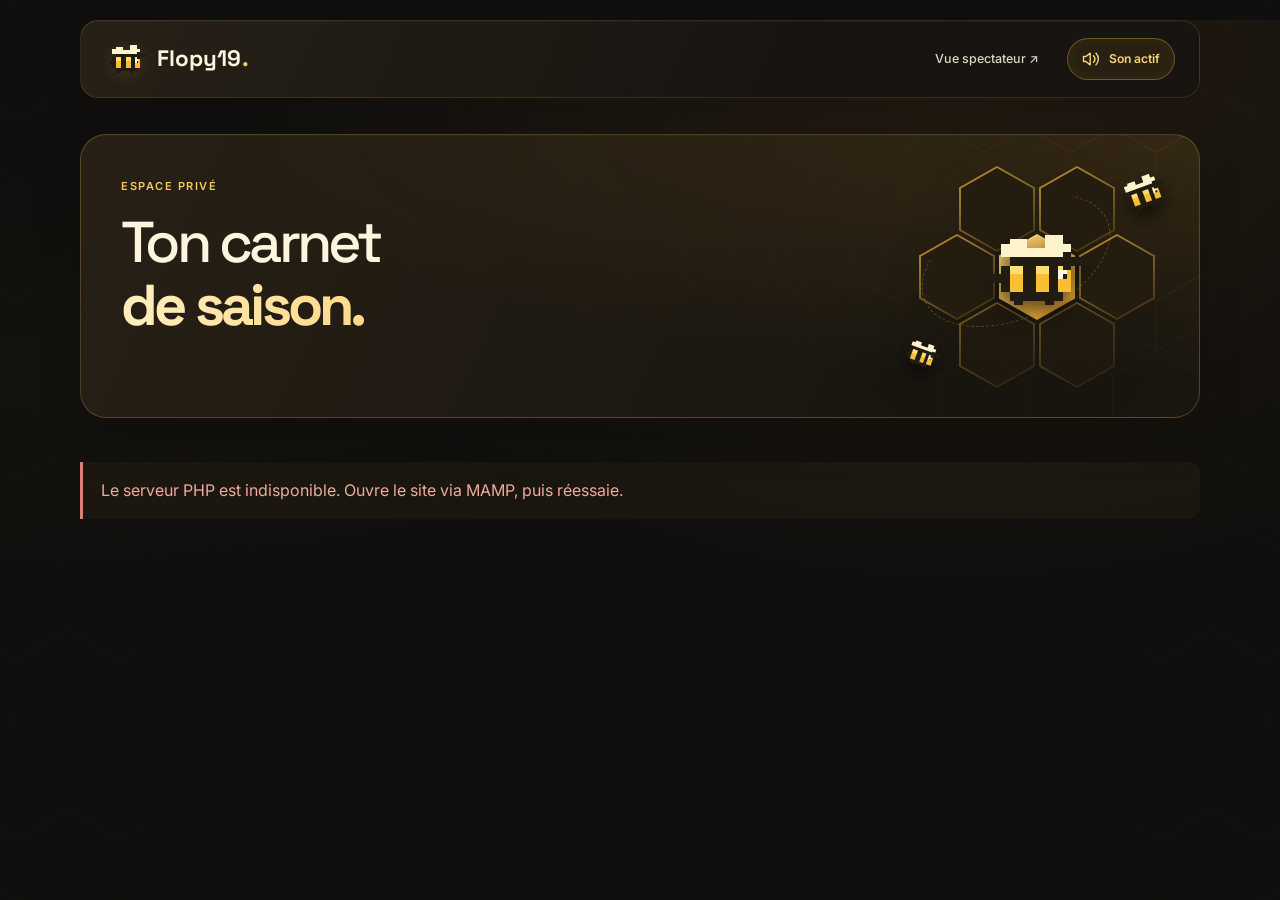
<file: admin.html>
<!doctype html>
<html lang="fr">
  <head>
    <link rel="icon" type="image/svg+xml" href="assets/images/bee.svg?v=69426dcba7f0d919" />
    <meta charset="utf-8" />
    <meta name="viewport" content="width=device-width, initial-scale=1" />
    <meta name="robots" content="noindex,nofollow" />
    <title>Espace Flopy19 | Le confessional de la ruche</title>
    <link rel="stylesheet" href="style.css?v=69426dcba7f0d919" />
    <link rel="stylesheet" href="episodes.css?v=69426dcba7f0d919" />
    <link rel="stylesheet" href="bee-theme.css?v=69426dcba7f0d919" />
    <link rel="stylesheet" href="site-audio.css?v=69426dcba7f0d919" />
    <link
      href="https://fonts.googleapis.com/css2?family=Space+Grotesk:wght@400;500;600;700&family=Inter:wght@400;500;600;700&display=swap"
      rel="stylesheet"
    />
  </head>
  <body>
    <div class="bee-ambient" aria-hidden="true">
      <span></span><span></span><span></span><span></span>
    </div>
    <nav class="site-nav container" aria-label="Navigation principale">
      <a class="brand" href="index.html"
        ><img
          src="assets/images/bee.svg?v=69426dcba7f0d919"
          width="42"
          height="36"
          alt=""
        />Flopy19<span>.</span></a
      ><a href="episodes.html">Vue spectateur ↗</a>
    </nav>
    <main class="container journal">
      <header class="journal-heading">
        <p class="eyebrow">Espace privé</p>
        <h1>Ton carnet <span>de saison.</span></h1>
        <div class="hive-ornament" aria-hidden="true">
          <span class="hive-cell"></span><span class="hive-cell"></span
          ><span class="hive-cell"></span><span class="hive-cell"></span
          ><span class="hive-cell"></span><span class="hive-cell"></span
          ><span class="hive-cell"></span><span class="hive-trail"></span
          ><span class="hive-bee"></span
          ><span class="hive-bee hive-bee--small"></span
          ><span class="hive-bee hive-bee--tiny"></span>
        </div>
      </header>
      <p id="admin-status" class="notice" role="status">Connexion au carnet…</p>
      <form id="login-form" class="admin-auth" hidden>
        <h2>Connexion</h2>
        <label for="password">Mot de passe</label
        ><input
          id="password"
          type="password"
          autocomplete="current-password"
          required
          maxlength="512"
        /><button class="btn" type="submit">Ouvrir mon carnet</button>
      </form>
      <div id="admin-app" hidden>
        <div class="toolbar">
          <button class="btn" id="new-episode" type="button">
            + Nouvel épisode</button
          ><button class="btn btn-secondary" id="copy-episode" type="button">
            Reprendre les joueurs</button
          ><button class="btn btn-secondary" id="logout" type="button">
            Déconnexion
          </button>
        </div>
        <div class="editor-grid">
          <aside class="editor-sidebar">
            <label for="admin-picker">Mes épisodes</label
            ><select
              id="admin-picker"
              size="7"
              aria-label="Mes épisodes"
            ></select>
          </aside>
          <form id="episode-form">
            <p class="episode-state" id="episode-state"></p>
            <section class="editor-card">
              <h3>01 / L’épisode</h3>
              <div class="editor-row">
                <div class="field">
                  <label for="episode-number">Numéro</label
                  ><input
                    id="episode-number"
                    type="number"
                    min="1"
                    max="999"
                    required
                  />
                </div>
                <div class="field">
                  <label for="episode-title">Titre</label
                  ><input
                    id="episode-title"
                    maxlength="160"
                    required
                    placeholder="Le calme avant l’essaim"
                  />
                </div>
              </div>
              <div class="field">
                <label for="episode-summary">Introduction (facultatif)</label
                ><textarea
                  id="episode-summary"
                  maxlength="4000"
                  placeholder="Quelques mots pour poser le contexte…"
                ></textarea>
              </div>
            </section>
            <section class="editor-card">
              <h3>02 / Le confessional</h3>
              <div id="question-editor"></div>
              <button
                id="add-question"
                type="button"
                class="btn btn-secondary btn-small"
              >
                + Ajouter une question
              </button>
            </section>
            <section class="editor-card">
              <h3>03 / Le classement de confiance</h3>
              <div class="toolbar">
                <button
                  id="copy-previous-ranking"
                  type="button"
                  class="btn btn-secondary"
                >
                  Reprendre le classement de l’épisode précédent
                </button>
                <button
                  id="add-roster"
                  type="button"
                  class="btn btn-secondary btn-small"
                >
                  Ajouter les joueurs manquants
                </button>
              </div>
              <div id="people-editor"></div>
              <button
                id="add-person"
                type="button"
                class="btn btn-secondary btn-small"
              >
                + Ajouter une personne
              </button>
            </section>
            <section class="editor-card">
              <h3>04 / Images</h3>
              <label for="episode-images">Ajouter des images</label>
              <input
                id="episode-images"
                type="file"
                accept="image/jpeg,image/png,image/webp,image/gif"
                multiple
              />
              <p class="field-help">
                JPG, PNG, WebP, GIF · 8 Mo par image · 20 maximum
              </p>
              <p id="image-upload-status" role="status"></p>
              <div id="image-editor" class="image-editor"></div>
            </section>
            <div class="save-bar">
              <p id="save-state">Aucune modification.</p>
              <button type="submit" class="btn btn-secondary">
                Enregistrer le brouillon</button
              ><button
                type="button"
                class="btn btn-secondary"
                id="preview-button"
              >
                Aperçu</button
              ><button type="button" class="btn" id="publish-button">
                Publier</button
              ><button
                type="button"
                class="btn btn-danger"
                id="unpublish-button"
                hidden
              >
                Retirer du public
              </button>
            </div>
            <section
              id="preview"
              class="preview-panel"
              aria-label="Aperçu spectateur"
              hidden
            >
              <p class="eyebrow">Aperçu privé · Non publié</p>
              <div id="preview-content"></div>
            </section>
          </form>
        </div>
      </div>
      <noscript>Active JavaScript pour utiliser le carnet.</noscript>
    </main>
    <script type="module" src="admin.js?v=69426dcba7f0d919"></script>
  </body>
</html>
</file>
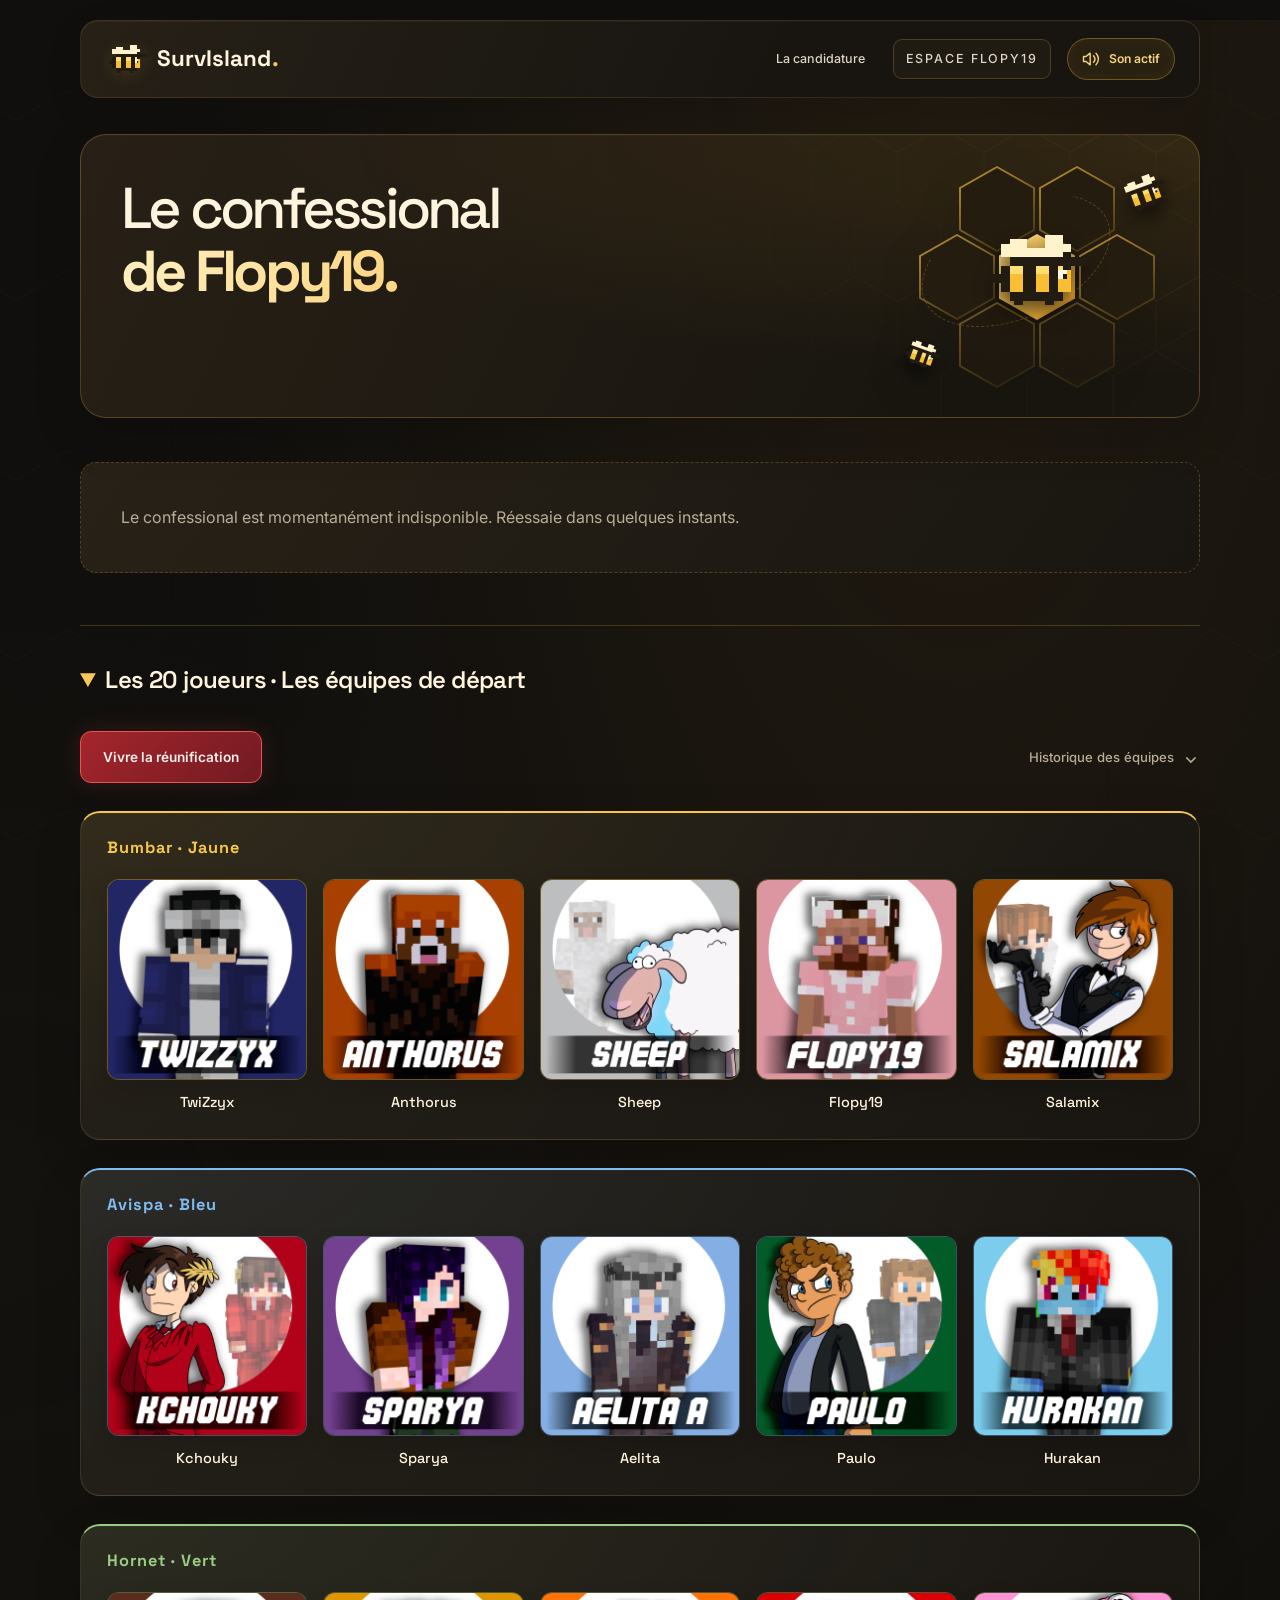
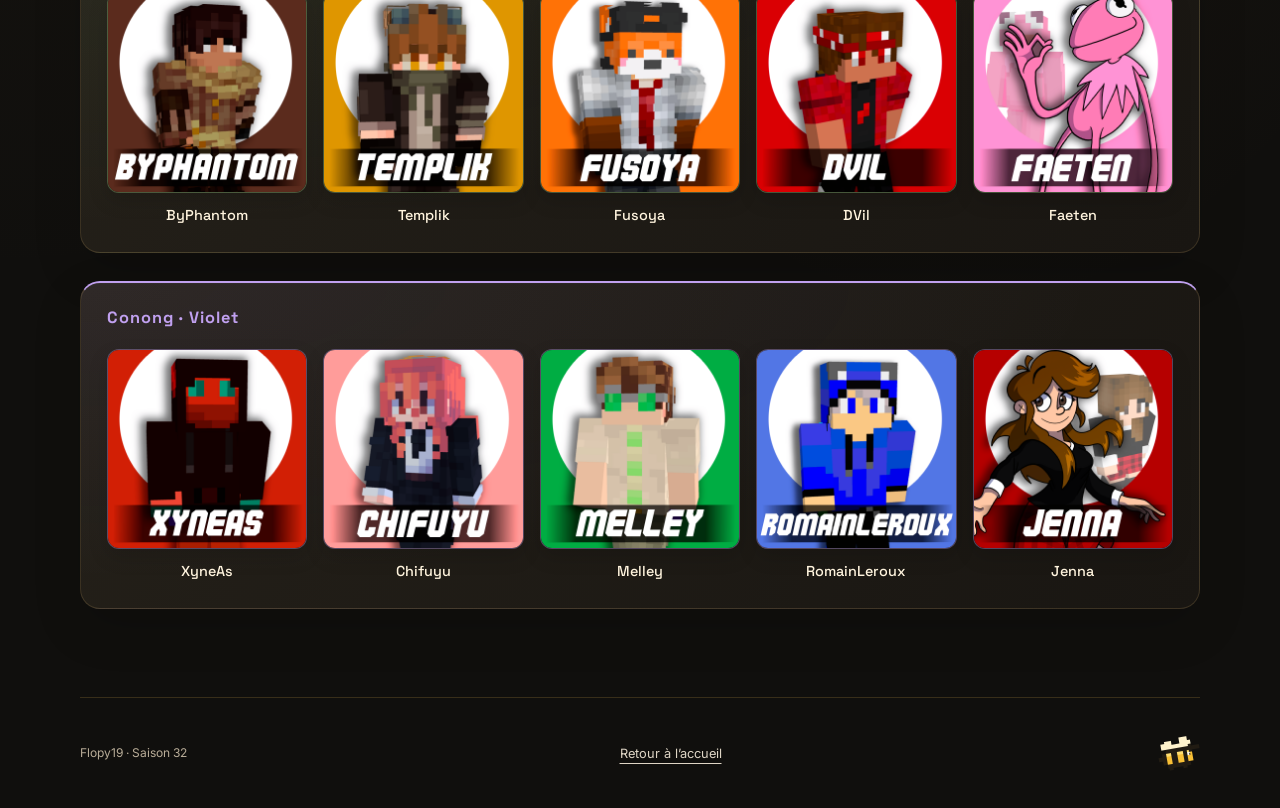
<file: episodes.html>
<!doctype html>
<html lang="fr">
  <head>
    <link rel="icon" type="image/svg+xml" href="assets/images/bee.svg?v=69426dcba7f0d919" />
    <meta charset="utf-8" />
    <meta name="viewport" content="width=device-width, initial-scale=1" />
    <title>Le confessional de la ruche | Flopy19</title>
    <meta
      name="description"
      content="Les réponses de Flopy19 et son classement de confiance, épisode après épisode sur SurvIsland."
    />
    <link rel="stylesheet" href="style.css?v=69426dcba7f0d919" />
    <link rel="stylesheet" href="episodes.css?v=69426dcba7f0d919" />
    <link rel="stylesheet" href="bee-theme.css?v=69426dcba7f0d919" />
    <link rel="stylesheet" href="site-audio.css?v=69426dcba7f0d919" />
    <link rel="stylesheet" href="swap-scene.css?v=69426dcba7f0d919" />
    <link
      href="https://fonts.googleapis.com/css2?family=Space+Grotesk:wght@400;500;600;700&family=Inter:wght@400;500;600;700&display=swap"
      rel="stylesheet"
    />
  </head>
  <body>
    <div class="bee-ambient" aria-hidden="true">
      <span></span><span></span><span></span><span></span>
    </div>
    <nav class="site-nav container" aria-label="Navigation principale">
      <a class="brand" href="index.html"
        ><img
          src="assets/images/bee.svg?v=69426dcba7f0d919"
          width="42"
          height="36"
          alt=""
        />SurvIsland<span>.</span></a
      ><a href="index.html#dossier">La candidature</a
      ><a class="season-tag" href="admin.html">Espace Flopy19</a>
    </nav>
    <main class="container journal">
      <header class="journal-heading">
        <h1>Le confessional <span>de Flopy19.</span></h1>
        <div class="hive-ornament" aria-hidden="true">
          <span class="hive-cell"></span><span class="hive-cell"></span
          ><span class="hive-cell"></span><span class="hive-cell"></span
          ><span class="hive-cell"></span><span class="hive-cell"></span
          ><span class="hive-cell"></span><span class="hive-trail"></span
          ><span class="hive-bee"></span
          ><span class="hive-bee hive-bee--small"></span
          ><span class="hive-bee hive-bee--tiny"></span>
        </div>
      </header>
      <p id="viewer-status" role="status">Chargement des épisodes…</p>
      <div class="journal-layout" id="journal-layout" hidden>
        <aside>
          <nav aria-label="Choisir un épisode">
            <p class="episode-list-heading">Choisir un épisode</p>
            <ul id="episode-list" class="episode-list"></ul>
          </nav>
        </aside>
        <div id="episode-view"></div>
      </div>
      <details class="season-roster" open>
        <summary>Les 20 joueurs · Les équipes de départ</summary>
        <div id="season-roster"></div>
      </details>
      <noscript><p>Active JavaScript pour consulter les épisodes.</p></noscript>
    </main>
    <footer class="site-footer container">
      <p>Flopy19 · Saison 32</p>
      <a href="index.html">Retour à l’accueil</a>
    </footer>
    <script type="module" src="episodes.js?v=69426dcba7f0d919"></script>
  </body>
</html>
</file>
<file: style.css>
﻿:root {
  color-scheme: dark;
  --bg: #17150f;
  --panel: #211e16;
  --honey: #f5bd41;
  --cream: #fff2d3;
  --text: #e1d8c4;
  --muted: #b6aa91;
  --line: #4b4027;
  --radius: 16px;
}
* {
  box-sizing: border-box;
}
html {
  scroll-behavior: smooth;
  scroll-padding-top: 28px;
  background: var(--bg);
}
body {
  margin: 0;
  min-width: 320px;
  color: var(--text);
  font-family: "Inter", sans-serif;
  line-height: 1.8;
  background: var(--bg);
}
body::after {
  content: "";
  position: fixed;
  top: 0;
  left: 0;
  width: calc(var(--scroll-progress, 0) * 1%);
  height: 3px;
  z-index: 40;
  background: var(--honey);
}
::selection {
  background: var(--honey);
  color: var(--bg);
}
a {
  color: inherit;
}
:focus-visible {
  outline: 3px solid var(--honey);
  outline-offset: 6px;
}
.container {
  width: min(1120px, calc(100% - 64px));
  margin-inline: auto;
}
.skip-link {
  position: fixed;
  top: 8px;
  left: 16px;
  z-index: 50;
  padding: 12px 20px;
  color: var(--bg);
  background: var(--honey);
  transform: translateY(-160%);
}
.skip-link:focus {
  transform: none;
}
.site-nav {
  min-height: 96px;
  display: flex;
  align-items: center;
  justify-content: space-between;
  gap: 24px;
  border-bottom: 1px solid var(--line);
}
.brand {
  display: inline-flex;
  align-items: center;
  gap: 10px;
  font-family: "Space Grotesk", sans-serif;
  font-size: 1.4rem;
  font-weight: 700;
  text-decoration: none;
  color: var(--cream);
}
.brand span {
  color: var(--honey);
  margin-left: -9px;
}
.brand img {
  image-rendering: pixelated;
}
.season-tag {
  padding: 5px 14px;
  border: 1px solid var(--line);
  border-radius: 99px;
  color: var(--honey);
  font-size: 0.7rem;
  letter-spacing: 0.15em;
  text-transform: uppercase;
}
.nav-link {
  font-size: 0.8rem;
  text-decoration: none;
  font-weight: 600;
}
.nav-link:hover,
.site-footer nav a:hover {
  color: var(--honey);
}
.section {
  position: relative;
  padding: 88px 0;
}
.hero {
  overflow: hidden;
  padding: 80px 0 92px;
  background: radial-gradient(ellipse at 85% 38%, #8e602124, transparent 60%);
}
.hero__backdrop {
  position: absolute;
  inset: 0;
  pointer-events: none;
}
.honeycomb {
  position: absolute;
  inset: 0 0 0 40%;
  background: url("assets/images/honeycomb.svg?v=69426dcba7f0d919");
  mask-image: linear-gradient(90deg, transparent, #000);
  transform: translate3d(calc((var(--hero-x, 50) - 50) * 0.12px), 0, 0);
}
.hero__bee {
  position: absolute;
  width: 86px;
  image-rendering: pixelated;
  animation: beeFloat 6s ease-in-out infinite;
}
.hero__bee--one {
  right: 7%;
  top: 22px;
}
.hero__bee--two {
  left: 47%;
  bottom: 30px;
  width: 55px;
  animation-delay: -3s;
}
.hero__content {
  position: relative;
  z-index: 1;
}
.hero__layout {
  display: grid;
  grid-template-columns: 1.15fr 1fr;
  gap: 70px;
  align-items: center;
}
.hero__copy {
  padding: 12px 0;
}
.eyebrow,
.panel__label,
.quote-box__label,
.identity-card__label {
  font-size: 0.69rem;
  font-weight: 600;
  line-height: 1.8;
  letter-spacing: 0.14em;
  text-transform: uppercase;
  color: var(--honey);
}
.hero .eyebrow {
  letter-spacing: 0.08em;
  font-size: 0.65rem;
}
h1,
h2,
h3,
blockquote {
  font-family: "Space Grotesk", sans-serif;
  color: var(--cream);
}
h1,
h2,
h3 {
  margin: 0;
  line-height: 1.12;
}
h1 {
  font-size: clamp(3rem, 5.8vw, 5rem);
  letter-spacing: -0.065em;
  font-weight: 500;
}
h1 > span {
  display: block;
  color: var(--honey);
  font-weight: 700;
}
h2 {
  font-size: clamp(2rem, 3.8vw, 3rem);
  letter-spacing: -0.045em;
  max-width: 24ch;
}
h3 {
  font-size: 1.25rem;
  letter-spacing: -0.025em;
}
p {
  margin: 0 0 18px;
}
.hero__subtitle {
  font-size: 1.13rem;
  color: var(--cream);
  margin: 28px 0 12px;
}
.hero__hook {
  max-width: 43ch;
  font-size: 0.94rem;
  color: var(--muted);
}
.btn {
  display: inline-flex;
  align-items: center;
  justify-content: center;
  gap: 28px;
  min-height: 52px;
  padding: 14px 22px;
  border: 1px solid var(--honey);
  border-radius: 8px;
  background: var(--honey);
  color: #241b0b;
  font:
    600 0.85rem "Inter",
    sans-serif;
  cursor: pointer;
  text-decoration: none;
  transition:
    background 0.2s,
    transform 0.2s;
}
.btn:hover {
  background: #ffcf69;
  transform: translateY(-2px);
}
.hero__cta {
  margin-top: 12px;
}
.hero__note {
  margin-top: 28px;
  color: var(--muted);
  font-size: 0.68rem;
}
.media-stack {
  display: grid;
  gap: 12px;
  align-content: start;
  min-width: 0;
}
.media-stack--hero {
  position: relative;
  padding: 16px 0;
  transform: rotate(2deg);
}
.media-stack--hero::before {
  content: "";
  position: absolute;
  inset: 4px -12px 45px 12px;
  border: 1px solid #bd8e36;
  border-radius: 90px 16px 16px 16px;
  transform: rotate(-5deg);
  pointer-events: none;
}
.media-placeholder {
  position: relative;
  margin: 0;
  overflow: hidden;
  border: 1px solid var(--line);
  border-radius: var(--radius);
  min-height: 340px;
  background: var(--panel);
}
.hero__media {
  min-height: 440px;
  border-radius: 80px 12px 12px 12px;
  border: 3px solid var(--honey);
}
.photo-tag {
  position: absolute;
  bottom: 18px;
  left: 18px;
  z-index: 2;
  padding: 8px 12px;
  border: 1px solid #e4b34360;
  background: #17150fec;
  color: var(--honey);
  font:
    0.54rem/1.8 "Press Start 2P",
    monospace;
}
.media-placeholder__image {
  position: absolute;
  inset: 0;
  display: block;
  width: 100%;
  height: 100%;
  object-fit: cover;
  transition: transform 0.4s ease;
}
.media-placeholder:hover .media-placeholder__image {
  transform: scale(1.035);
}
.media-caption {
  max-width: 60ch;
  margin: 0;
  padding-left: 14px;
  border-left: 2px solid #8b682c;
  font-size: 0.8rem;
  line-height: 1.7;
  color: var(--muted);
}
.media-stack--hero .media-caption {
  padding-left: 0;
  border: 0;
  font-size: 0.72rem;
  text-align: center;
}
#placeholder-hero .media-placeholder__image {
  object-position: 66% center;
}
#placeholder-irl .media-placeholder__image {
  object-position: center 16%;
}
#placeholder-skin .media-placeholder__image {
  object-position: 42% center;
}
#placeholder-thread .media-placeholder__image {
  object-position: 58% center;
}
#placeholder-camp .media-placeholder__image {
  object-position: center 58%;
}
#placeholder-zlan .media-placeholder__image {
  object-position: center 34%;
}
.season-ribbon {
  display: flex;
  justify-content: space-evenly;
  align-items: center;
  gap: 24px;
  padding: 19px 24px;
  background: var(--honey);
  color: #382609;
  font-size: 0.65rem;
  font-weight: 700;
  letter-spacing: 0.16em;
}
main {
  counter-reset: chapter;
}
main .section {
  counter-increment: chapter;
  border-bottom: 1px solid #433820;
}
.section--accent {
  background: #1d1a13 url("assets/images/honeycomb.svg?v=69426dcba7f0d919") right top/78px 135px;
}
.section--accent > .container {
  position: relative;
}
.section-heading {
  position: relative;
  padding-left: 74px;
  margin-bottom: 36px;
}
.section-heading::before {
  content: "0" counter(chapter);
  position: absolute;
  left: 0;
  top: 6px;
  width: 48px;
  height: 54px;
  display: grid;
  place-items: center;
  background: var(--honey);
  color: #30220b;
  clip-path: polygon(50% 0, 100% 25%, 100% 75%, 50% 100%, 0 75%, 0 25%);
  font:
    700 1rem "Space Grotesk",
    sans-serif;
}
.section-heading .eyebrow {
  margin-bottom: 10px;
}
.identity-strip,
.media-row,
.plan-grid {
  display: grid;
  gap: 22px;
}
.identity-strip {
  grid-template-columns: repeat(2, 1fr);
  margin-bottom: 24px;
}
.identity-card,
.plan-card,
.panel,
.quote-box {
  position: relative;
  border: 1px solid var(--line);
  border-radius: var(--radius);
  background: var(--panel);
}
.identity-card {
  padding: 22px 28px;
  background: linear-gradient(120deg, #342a17, var(--panel));
}
.identity-card::after {
  content: "";
  position: absolute;
  right: 24px;
  top: 30px;
  width: 42px;
  height: 48px;
  background: #f5bd4110;
  clip-path: polygon(50% 0, 100% 25%, 100% 75%, 50% 100%, 0 75%, 0 25%);
}
.identity-card strong {
  display: block;
  color: var(--cream);
  font:
    600 1.6rem "Space Grotesk",
    sans-serif;
  margin-top: 6px;
}
.panel {
  padding: 32px 38px;
}
.panel p {
  max-width: 91ch;
}
.panel p:last-child,
.plan-card p:last-child {
  margin-bottom: 0;
}
.panel--question {
  margin-bottom: 18px;
  border-left: 3px solid var(--honey);
  background: #302817;
}
.panel__label {
  margin-bottom: 8px;
}
.media-row {
  margin-top: 28px;
}
.media-row--two {
  grid-template-columns: repeat(2, minmax(0, 1fr));
}
.media-row--season {
  grid-template-columns: 1.3fr 1fr;
}
.media-placeholder--portrait,
.media-placeholder--square,
.media-placeholder--cinematic {
  min-height: 380px;
}
.media-row--season .media-placeholder {
  min-height: 360px;
}
.plan-grid {
  margin-top: 28px;
  grid-template-columns: repeat(3, minmax(0, 1fr));
  counter-reset: plan;
}
.plan-card {
  padding: 28px;
  border-top: 3px solid var(--honey);
  counter-increment: plan;
  transform: perspective(900px) rotateX(var(--tilt-x, 0deg))
    rotateY(var(--tilt-y, 0deg));
  transition:
    transform 0.24s ease,
    border-color 0.24s;
}
.plan-card::before {
  content: "0" counter(plan) " /";
  display: block;
  margin-bottom: 24px;
  color: var(--honey);
  font:
    0.65rem "Press Start 2P",
    monospace;
}
.plan-card h3 {
  margin-bottom: 14px;
}
.plan-card p {
  color: var(--muted);
  font-size: 0.9rem;
}
.plan-card--danger {
  background: #3b2c13;
}
.stamp {
  display: inline-block;
  margin: 34px 0 16px;
  padding: 7px 12px;
  border: 1px solid #9e7932;
  color: var(--honey);
  font-size: 0.65rem;
  font-weight: 700;
  letter-spacing: 0.16em;
  transform: rotate(-2deg);
}
.quote-box {
  padding: 36px;
  display: grid;
  grid-template-columns: 1fr auto;
  gap: 32px;
  align-items: center;
  background: linear-gradient(110deg, #392c15, #211e16);
}
.quote-box__label {
  margin-bottom: 12px;
}
blockquote {
  margin: 0;
  max-width: 32ch;
  font-size: clamp(1.4rem, 2.5vw, 2rem);
  line-height: 1.4;
  transition:
    opacity 0.18s ease,
    transform 0.18s ease;
}
blockquote.is-swapping {
  opacity: 0.2;
  transform: translateY(6px);
}
.site-footer {
  padding-block: 40px;
  display: flex;
  align-items: center;
  flex-wrap: wrap;
  justify-content: space-between;
  gap: 24px;
}
.site-footer p {
  margin: 0;
  color: var(--muted);
  font-size: 0.75rem;
}
.site-footer nav {
  display: flex;
  flex-wrap: wrap;
  gap: 16px;
}
.site-footer nav a {
  font-size: 0.75rem;
  text-decoration: none;
}
.reveal {
  opacity: 0;
  transform: translateY(18px);
  transition:
    opacity 0.6s ease,
    transform 0.6s ease;
}
.reveal.is-visible {
  opacity: 1;
  transform: none;
}
@keyframes beeFloat {
  0%,
  100% {
    translate: 0 0;
    rotate: -6deg;
  }
  50% {
    translate: 8px -14px;
    rotate: 5deg;
  }
}
@media (min-width: 1500px) {
  .hero {
    padding-block: 110px;
  }
}
@media (max-width: 980px) {
  .hero__layout {
    gap: 36px;
  }
  h1 {
    font-size: 3.6rem;
  }
  .hero__media {
    min-height: 400px;
  }
  .hero .eyebrow {
    font-size: 0.56rem;
  }
  .plan-card {
    padding: 22px;
  }
  .quote-box {
    grid-template-columns: 1fr;
  }
  .season-ribbon {
    font-size: 0.55rem;
    gap: 14px;
    letter-spacing: 0.08em;
  }
}
@media (max-width: 720px) {
  .container {
    width: calc(100% - 40px);
  }
  .site-nav {
    min-height: 80px;
    gap: 12px;
  }
  .brand {
    font-size: 1.15rem;
    gap: 7px;
  }
  .brand img {
    width: 34px;
  }
  .season-tag {
    font-size: 0.55rem;
    padding: 4px 9px;
  }
  .site-nav .nav-link {
    display: none;
  }
  .section {
    padding: 58px 0;
  }
  .hero {
    padding: 48px 0 58px;
  }
  .hero__layout {
    grid-template-columns: 1fr;
    gap: 28px;
  }
  h1 {
    font-size: clamp(3.1rem, 12vw, 4.5rem);
  }
  .hero .eyebrow {
    font-size: 0.58rem;
  }
  .hero__hook {
    max-width: 48ch;
  }
  .hero__bee--one {
    right: 8%;
    top: 240px;
    width: 52px;
    opacity: 0.5;
  }
  .hero__bee--two {
    display: none;
  }
  .honeycomb {
    left: 0;
    opacity: 0.6;
  }
  .media-stack--hero {
    margin-inline: 8px;
  }
  .hero__media {
    min-height: 360px;
  }
  .season-ribbon {
    flex-wrap: wrap;
    padding: 15px 20px;
    gap: 8px 16px;
  }
  .season-ribbon span:nth-child(n + 4) {
    display: none;
  }
  .section-heading {
    padding-left: 60px;
  }
  .section-heading::before {
    width: 40px;
    height: 46px;
  }
  h2 {
    font-size: 2rem;
  }
  .eyebrow {
    font-size: 0.6rem;
  }
  .panel,
  .quote-box {
    padding: 24px;
  }
  .panel {
    font-size: 0.94rem;
  }
  .identity-strip {
    gap: 12px;
  }
  .identity-card {
    padding: 18px;
  }
  .identity-card::after {
    display: none;
  }
  .media-row,
  .plan-grid {
    grid-template-columns: 1fr;
  }
  .media-placeholder {
    min-height: 330px;
  }
  .site-footer {
    align-items: flex-start;
    flex-direction: column;
  }
}
@media (prefers-reduced-motion: reduce) {
  html {
    scroll-behavior: auto;
  }
  *,
  *::before,
  *::after {
    animation: none !important;
    transition: none !important;
  }
  .reveal {
    opacity: 1;
    transform: none;
  }
}
</file>
<file: episodes.css>
[hidden] {
  display: none !important;
}
.episode-gallery {
  margin: 0 0 36px;
  min-width: 0;
}
.gallery-frame {
  position: relative;
  margin: 0;
  touch-action: pan-y;
}
.gallery-photo {
  display: block;
  width: 100%;
  aspect-ratio: 16 / 10;
  object-fit: contain;
  background: #0d0c09;
  border: 1px solid var(--line);
  border-radius: 14px;
}
.gallery-caption {
  padding: 12px 4px;
  font-size: 0.9rem;
  color: var(--muted);
  white-space: pre-wrap;
  overflow-wrap: anywhere;
}
.gallery-error {
  position: absolute;
  inset: 40% 12px auto;
  padding: 12px;
  text-align: center;
  background: var(--panel);
}
.gallery-controls {
  display: flex;
  justify-content: center;
  align-items: center;
  gap: 22px;
  margin: 14px 0;
}
.gallery-count {
  min-width: 60px;
  text-align: center;
  font-size: 0.85rem;
  color: var(--honey);
}
.gallery-thumbnails {
  display: flex;
  gap: 10px;
  overflow-x: auto;
  padding: 6px;
}
.gallery-thumbnail {
  flex: 0 0 76px;
  padding: 3px;
  border: 2px solid transparent;
  border-radius: 8px;
  background: var(--panel);
  cursor: pointer;
}
.gallery-thumbnail[aria-current="true"] {
  border-color: var(--honey);
}
.gallery-thumbnail img {
  display: block;
  width: 100%;
  height: 52px;
  object-fit: cover;
  border-radius: 4px;
}
.image-editor {
  display: grid;
  grid-template-columns: repeat(auto-fit, minmax(min(220px, 100%), 1fr));
  gap: 16px;
}
.image-edit-card {
  min-width: 0;
  padding: 16px;
  border: 1px solid var(--line);
  border-radius: 12px;
}
.image-edit-card > img {
  display: block;
  width: 100%;
  height: 160px;
  object-fit: contain;
  background: var(--bg);
  border-radius: 8px;
  margin-bottom: 12px;
}
.image-edit-card .toolbar {
  margin: 12px 0 0;
  gap: 8px;
}
#episode-images::file-selector-button {
  padding: 8px 12px;
  margin-right: 12px;
  border: 0;
  border-radius: 6px;
  background: var(--honey);
  color: var(--bg);
  cursor: pointer;
}
#image-upload-status:empty {
  display: none;
}
.team-umarbb {
  --team-color: #ef5350;
}
.team-bumbar {
  --team-color: #f5c84c;
}
.team-avispa {
  --team-color: #82bbef;
}
.team-hornet {
  --team-color: #99cc85;
}
.team-conong {
  --team-color: #c0a0ef;
}
.team-badge {
  display: inline-flex;
  width: fit-content;
  margin: 10px 0;
  padding: 3px 10px;
  border: 1px solid var(--team-color);
  border-radius: 99px;
  color: var(--team-color);
  font-size: 0.7rem;
  font-weight: 700;
  letter-spacing: 0.04em;
}
.player-portrait {
  display: block;
  width: 100%;
  height: auto;
  aspect-ratio: 1;
  object-fit: contain;
  border-radius: 8px;
}
.team-history {
  display: inline-flex;
  flex-wrap: wrap;
  align-items: center;
  gap: 8px;
  margin: 10px 0;
}
.team-history .team-badge {
  margin: 0;
}
.team-badge--previous {
  opacity: 0.65;
  text-decoration: line-through;
  text-decoration-thickness: 2px;
}
.editor-player-identity .team-history {
  margin: 0;
}
.roster-player .team-history {
  display: none;
}
.person-card .player-portrait {
  max-width: 200px;
}
.editor-player-identity {
  display: flex;
  align-items: center;
  gap: 16px;
  margin-bottom: 16px;
}
.editor-player-identity .player-portrait {
  width: 88px;
  height: 88px;
}
.editor-player-identity .team-badge {
  margin: 0;
}
.season-roster {
  margin-top: 52px;
  padding-top: 28px;
  border-top: 1px solid var(--line);
}
.season-roster summary {
  cursor: pointer;
  font-family: "Space Grotesk", sans-serif;
  color: var(--cream);
  font-size: 1.4rem;
  font-weight: 600;
}
.swap-controls {
  margin-top: 22px;
  scroll-margin-top: 90px;
}
.swap-controls [hidden] { display: none !important; }
.swap-toolbar, .swap-primary-actions {
  display: flex;
  align-items: center;
  flex-wrap: wrap;
  gap: 12px;
}
.swap-toolbar { justify-content: space-between; }
.swap-history-toggle {
  display: inline-flex;
  align-items: center;
  justify-content: center;
  gap: 10px;
  min-height: 44px;
  padding: 8px 2px;
  border: 0;
  background: none;
  color: var(--muted);
  font: 500 .82rem "Inter", sans-serif;
  cursor: pointer;
}
.swap-history-toggle:hover, .swap-history-toggle[aria-expanded="true"] { color: var(--honey); }
.swap-history-chevron { font-size: 1.1rem; line-height: 1; }
.swap-history-toggle[aria-expanded="true"] .swap-history-chevron { transform: rotate(180deg); }
.swap-history-toggle:focus-visible { outline: 2px solid var(--honey); outline-offset: 4px; border-radius: 4px; }
.swap-history {
  margin-top: 16px;
  padding: 0 18px;
  border: 1px solid var(--line);
  border-radius: 12px;
  background: #ffffff02;
}
.swap-history-row {
  display: flex;
  align-items: center;
  justify-content: space-between;
  gap: 12px;
  padding: 12px 0;
}
.swap-history-row + .swap-history-row { border-top: 1px solid var(--line); }
.swap-history-name { color: var(--cream); font-size: .85rem; font-weight: 600; }
.swap-history-actions { display: flex; flex-wrap: wrap; gap: 8px; }
.swap-history-actions .swap-history-action {
  min-height: 40px;
  padding: 8px 12px;
  border-color: transparent;
  background: transparent;
  box-shadow: none;
  font-size: .78rem;
}
.swap-history-actions .swap-history-action:hover { border-color: var(--line); background: #f5c84c09; transform: none; }
.swap-history-actions [aria-pressed="true"] { border-color: var(--line); background: #f5c84c10; }
@media (max-width: 600px) {
  .swap-primary-actions { width: 100%; }
  .swap-primary-actions .btn { flex: 1 1 auto; }
  .swap-history-toggle { margin-left: auto; }
  .swap-history { padding: 0 12px; }
  .swap-history-row { flex-wrap: wrap; gap: 6px; }
  .swap-history-name { flex-basis: 100%; }
}
.swap-stage {
  position: relative;
  overflow: hidden;
  margin-top: 20px;
  border: 1px solid #b48a3d66;
  border-radius: 24px;
  background:
    radial-gradient(ellipse at 50% 110%, #d5993040, transparent 65%),
    linear-gradient(150deg, #27251c, #12130f);
  box-shadow: 0 32px 100px #0008, inset 0 1px 0 #ffe3a326;
}
html.swap-playing {
  overflow: hidden;
  overscroll-behavior: none;
}
.swap-playing body {
  position: fixed;
  top: var(--swap-scroll-top);
  left: 0;
  width: 100%;
  overflow: hidden;
}
.swap-overlay[open] {
  position: fixed;
  inset: 0;
  width: 100%;
  height: 100dvh;
  max-width: none;
  max-height: none;
  margin: 0;
  padding: 0;
  border: 0;
  background: radial-gradient(ellipse at center, #3b3020, #10110f 75%);
  overflow: hidden;
  overscroll-behavior: none;
  touch-action: none;
}
.swap-overlay::backdrop { background: #17150f; }
.swap-overlay .swap-sound-toggle {
  position: absolute;
  top: max(12px, env(safe-area-inset-top));
  right: max(16px, env(safe-area-inset-right));
  z-index: 5;
}
.swap-overlay .swap-stage {
  position: absolute;
  top: calc(50% + 20px);
  left: 50%;
  margin: 0;
  transform-origin: center;
}
.swap-team-label {
  position: absolute;
  top: 16px;
  text-align: center;
  font-weight: 700;
  font-family: "Space Grotesk", sans-serif;
  letter-spacing: .02em;
  z-index: 1;
  color: var(--team-color);
}
.swap-team-count {
  display: block;
  font-size: .65rem;
  line-height: 1.3;
  opacity: .65;
  font-variant-numeric: tabular-nums;
}
.swap-lane {
  position: absolute;
  top: 54px;
  bottom: 155px;
  border: 1px solid color-mix(in srgb, var(--team-color) 18%, transparent);
  border-radius: 16px;
  background: linear-gradient(color-mix(in srgb, var(--team-color) 6%, transparent), transparent);
  transition: background .3s, box-shadow .3s;
}
.swap-lane.is-receiving {
  background: color-mix(in srgb, var(--team-color) 10%, transparent);
  box-shadow: inset 0 0 30px color-mix(in srgb, var(--team-color) 10%, transparent);
}
.swap-portrait {
  position: absolute;
  top: 0;
  left: 0;
  border: 3px solid var(--team-color);
  border-radius: 9px;
  object-fit: cover;
  box-shadow: 0 5px 12px #0006;
}
.swap-hive {
  position: absolute;
  left: 50%;
  transform: translateX(-50%);
  width: 220px;
  height: 116px;
  border: 3px solid #b77a21;
  border-radius: 50% 50% 22% 22% / 85% 85% 18% 18%;
  background:
    linear-gradient(90deg, #75440944, transparent 35%, #fff0a52b 50%, #75440955),
    repeating-linear-gradient(0deg, #b77a21 0 4px, #f5bf4f 5px 17px, #ffda78 18px 21px);
  box-shadow: inset 0 3px 5px #ffedac99, 0 8px 20px #0005, 0 0 30px #f5bd4120;
}
.swap-hive::before {
  content: "";
  position: absolute;
  width: 100px;
  height: 66px;
  bottom: 9px;
  left: 50%;
  transform: translateX(-50%);
  border: 4px solid #a36b1c;
  border-radius: 50% 50% 28% 28%;
  background: radial-gradient(ellipse at bottom, #3d2913, #171008 75%);
  box-shadow: inset 0 5px 10px #000b, 0 2px 0 #ffdf8999;
}
.swap-hive-label {
  position: absolute;
  bottom: -25px;
  left: 0;
  width: 100%;
  color: var(--cream);
  text-align: center;
  font-size: .8rem;
  font-weight: 700;
  letter-spacing: .12em;
  text-transform: uppercase;
}
.swap-hive.is-mixing { filter: drop-shadow(0 0 14px #f5bd4160); }
.roster-team {
  margin-top: 28px;
  padding: 24px;
  border: 1px solid var(--line);
  border-top: 3px solid var(--team-color);
  border-radius: 12px;
  background: var(--panel);
}
.roster-team h3 {
  color: var(--team-color);
  margin-bottom: 20px;
}
.roster-jury { --team-color: #d9c6a3; }
.roster-grid {
  display: grid;
  grid-template-columns: repeat(5, minmax(0, 1fr));
  gap: 16px;
}
.roster-player {
  min-width: 0;
}
@media (min-width: 721px) {
  .roster-swapped .roster-grid { grid-template-columns: repeat(6, minmax(0, 1fr)); }
}
.roster-player--eliminated .player-portrait {
  filter: grayscale(1);
  opacity: 0.55;
}
.eliminated-badge {
  display: inline-block;
  margin-top: 8px;
  padding: 2px 9px;
  border: 1px solid #d98173;
  border-radius: 99px;
  background: #412723;
  color: #ffd1c8;
  font-size: 0.72rem;
  font-weight: 700;
}
.roster-player h4 {
  font-size: 1rem;
  margin: 10px 0 0;
}
.roster-player .team-badge {
  display: none;
}
.tier-row.tier-U {
  --tier: #c3bbab;
}
@media (max-width: 720px) {
  .roster-grid {
    grid-template-columns: repeat(3, minmax(0, 1fr));
    gap: 12px;
  }
  .roster-team {
    padding: 18px;
  }
}
@media (max-width: 440px) {
  .roster-grid {
    grid-template-columns: repeat(2, minmax(0, 1fr));
  }
}
button:disabled {
  opacity: 0.45;
  cursor: not-allowed;
  transform: none;
}
.journal {
  padding-block: 64px 88px;
  min-height: 70vh;
}
.journal-heading {
  margin-bottom: 48px;
  max-width: 760px;
}
.journal-heading h1 {
  font-size: clamp(2.6rem, 6vw, 4.5rem);
  margin-bottom: 24px;
}
.journal-heading > p:last-child {
  color: var(--muted);
  max-width: 62ch;
}
.journal-layout {
  display: grid;
  grid-template-columns: 240px minmax(0, 1fr);
  gap: 40px;
  align-items: start;
}
.journal-layout > aside {
  position: sticky;
  top: 28px;
}
.episode-list-heading {
  margin: 0 0 12px;
  font-size: 0.85rem;
  font-weight: 600;
  color: var(--cream);
}
.episode-list {
  display: grid;
  gap: 10px;
  margin: 0;
  padding: 0;
  list-style: none;
}
.episode-link {
  display: grid;
  gap: 5px;
  padding: 14px 16px;
  border: 1px solid var(--line);
  border-radius: 10px;
  background: var(--panel);
  text-decoration: none;
  overflow-wrap: anywhere;
}
.episode-link:hover {
  border-color: var(--honey);
}
.episode-link[aria-current="true"] {
  border-color: var(--honey);
  background: #3b2c13;
  box-shadow: inset 3px 0 var(--honey);
}
.episode-link-number {
  color: var(--honey);
  font-size: 0.7rem;
  font-weight: 700;
  text-transform: uppercase;
  letter-spacing: 0.06em;
}
.episode-link-title {
  color: var(--cream);
  font-size: 0.9rem;
  line-height: 1.5;
}
.episode-heading {
  margin-bottom: 36px;
  border-bottom: 1px solid var(--line);
  padding-bottom: 24px;
}
.episode-heading h2 {
  margin-bottom: 18px;
}
.subheading {
  font-size: 1.65rem;
  margin: 0 0 12px;
}
.answer-card {
  padding: 28px;
  border: 1px solid var(--line);
  border-radius: var(--radius);
  background: var(--panel);
  margin-bottom: 18px;
}
h4 {
  font-family: "Space Grotesk", sans-serif;
  font-size: 1.15rem;
  line-height: 1.45;
  color: var(--cream);
  margin: 0 0 18px;
  overflow-wrap: anywhere;
}
.answer-card p:last-child,
.person-card p:last-child {
  margin-bottom: 0;
}
.multiline {
  white-space: pre-wrap;
  overflow-wrap: anywhere;
}
.trust-board {
  margin-top: 44px;
}
.tier-row {
  display: grid;
  grid-template-columns: 120px minmax(0, 1fr);
  border: 1px solid var(--line);
  border-radius: 12px;
  overflow: hidden;
  margin-top: 12px;
  background: var(--panel);
  --tier: #f5bd41;
}
.tier-A {
  --tier: #c6cb83;
}
.tier-B {
  --tier: #c7b794;
}
.tier-C {
  --tier: #e39c68;
}
.tier-D {
  --tier: #d98173;
}
.tier-label {
  background: var(--tier);
  color: #211b12;
  display: flex;
  flex-direction: column;
  align-items: center;
  justify-content: center;
  text-align: center;
  padding: 18px 10px;
  line-height: 1.4;
  gap: 8px;
}
.tier-label strong {
  font:
    700 2rem "Space Grotesk",
    sans-serif;
}
.tier-label span {
  font-size: 0.72rem;
  font-weight: 700;
}
.tier-people {
  display: flex;
  flex-wrap: wrap;
  align-items: center;
  gap: 16px;
  padding: 16px;
}
.ranked-portrait {
  display: flex;
  align-items: center;
  gap: 6px;
  width: 124px;
  padding: 0;
  border: 0;
  border-radius: 8px;
  background: transparent;
  color: var(--cream);
  cursor: pointer;
}
.ranked-portrait .portrait-frame {
  position: relative;
  display: inline-flex;
  flex-shrink: 0;
  border-radius: 8px;
  box-shadow: 0 0 0 3px var(--team-color, var(--honey));
  transition: transform 0.18s ease;
}
.immunity-badge {
  position: absolute;
  z-index: 2;
  top: -13px;
  right: -9px;
  width: 34px;
  height: 42px;
  pointer-events: none;
  filter: drop-shadow(0 2px 3px #000b);
}
.immunity-legend {
  display: flex;
  align-items: center;
  gap: 8px;
  margin: 0 0 18px;
  color: var(--honey);
  font-size: .75rem;
}
.immunity-legend-icon { width: 22px; height: 27px; }
.ranked-portrait .player-portrait {
  width: 92px;
  height: 92px;
  transition: transform 0.18s ease;
}
.ranked-portrait:hover .portrait-frame {
  transform: translateY(-3px);
}
.rank-number {
  order: -1;
  flex: 0 0 26px;
  text-align: center;
  font:
    700 1.05rem "Space Grotesk",
    sans-serif;
  color: var(--honey);
}
.ranked-portrait .person-avatar {
  width: 92px;
  height: 92px;
  margin: 0;
  background: var(--honey);
}
.eliminated-section, .jury-section {
  margin-top: 32px;
}
.jury-section {
  padding: 24px;
  border: 1px solid #d9c6a333;
  border-top: 2px solid #d9c6a3;
  border-radius: 18px;
  background: #20191280;
}
.jury-section > .subheading { font-size: 1.2rem; color: #d9c6a3; }
.jury-portraits .portrait-frame { --team-color: #d9c6a3; }
.eliminated-portraits, .jury-portraits {
  display: flex;
  flex-wrap: wrap;
  gap: 14px;
}
.eliminated-portraits .ranked-portrait, .jury-portraits .ranked-portrait {
  width: 92px;
}
.eliminated-portraits .player-portrait {
  filter: grayscale(0.85);
  opacity: 0.75;
}
.eliminated-portraits .ranked-portrait:hover .player-portrait {
  filter: none;
  opacity: 1;
}
.modal-open {
  overflow: hidden;
}
.player-dialog {
  width: min(520px, calc(100% - 32px));
  max-height: 90svh;
  padding: 28px;
  border: 1px solid var(--honey);
  border-radius: 18px;
  background: var(--panel);
  color: var(--text);
  overflow-y: auto;
}
.player-dialog::backdrop {
  background: #080703cf;
  backdrop-filter: blur(5px);
}
.dialog-close {
  display: flex;
  margin-left: auto;
  margin-bottom: 20px;
}
.dialog-identity .player-portrait {
  width: min(280px, 100%);
  margin-inline: auto;
}
.dialog-identity .person-avatar {
  width: 100px;
  height: 100px;
  background: var(--honey);
  margin-inline: auto;
}
.player-dialog h2 {
  font-size: 2rem;
  overflow-wrap: anywhere;
  margin-bottom: 14px;
}
.player-dialog h3 {
  margin: 24px 0 12px;
}
.dialog-reason {
  margin: 0;
}
.editor-rank {
  margin-left: auto;
  color: var(--honey);
  font-family: "Space Grotesk", sans-serif;
}
.elimination-toggle, .immunity-toggle {
  display: flex;
  align-items: center;
  gap: 10px;
}
.elimination-toggle input, .immunity-toggle input {
  width: 20px;
  height: 20px;
  flex-shrink: 0;
  accent-color: var(--honey);
}
.edit-item.is-eliminated {
  border-style: dashed;
}
.edit-item.is-eliminated .editor-rank {
  color: var(--muted);
}
@media (max-width: 480px) {
  .immunity-badge { width: 29px; height: 36px; top: -11px; right: -7px; }
  .ranked-portrait {
    width: 100px;
    gap: 4px;
  }
  .ranked-portrait .player-portrait,
  .ranked-portrait .person-avatar {
    width: 72px;
    height: 72px;
  }
  .rank-number {
    flex-basis: 24px;
  }
  .eliminated-portraits .ranked-portrait, .jury-portraits .ranked-portrait {
    width: 72px;
  }
  .player-dialog {
    padding: 20px;
  }
  .editor-player-identity {
    gap: 8px;
    flex-wrap: wrap;
  }
  .editor-rank {
    font-size: 0.85rem;
  }
}
.person-card {
  padding: 18px;
  border: 1px solid var(--line);
  border-radius: 8px;
  background: var(--bg);
  min-width: 0;
}
.person-avatar {
  display: grid;
  place-items: center;
  width: 40px;
  height: 44px;
  background: var(--tier);
  color: #211b12;
  clip-path: polygon(50% 0, 100% 25%, 100% 75%, 50% 100%, 0 75%, 0 25%);
  font-weight: 700;
  margin-bottom: 12px;
}
.person-card h4 {
  margin-bottom: 10px;
}
.person-card p {
  font-size: 0.85rem;
  color: var(--muted);
}
.tier-empty {
  color: var(--muted);
  font-size: 0.85rem;
  margin: auto 0;
}
.empty-state {
  padding: 40px;
  border: 1px dashed var(--line);
  border-radius: 16px;
  color: var(--muted);
  background: var(--panel);
}
label {
  display: block;
  font-size: 0.85rem;
  font-weight: 600;
  color: var(--cream);
  margin-bottom: 8px;
}
input,
textarea,
select {
  width: 100%;
  max-width: 100%;
  padding: 12px 14px;
  border: 1px solid #71603d;
  border-radius: 8px;
  background: #15130e;
  color: var(--cream);
  font: inherit;
  line-height: 1.5;
}
textarea {
  resize: vertical;
  min-height: 110px;
}
select {
  cursor: pointer;
}
input[type="number"] {
  max-width: 140px;
}
.field-help {
  font-size: 0.8rem;
  color: var(--muted);
  margin: 12px 0 20px;
}
.admin-auth {
  max-width: 480px;
  padding: 32px;
  background: var(--panel);
  border: 1px solid var(--line);
  border-radius: 16px;
}
.admin-auth .btn {
  margin-top: 20px;
}
.toolbar {
  display: flex;
  flex-wrap: wrap;
  gap: 12px;
  align-items: center;
  margin-bottom: 24px;
}
.btn-secondary {
  background: transparent;
  color: var(--honey);
}
.btn-secondary:hover {
  background: #3b2c13;
}
.btn-small {
  min-height: 38px;
  padding: 8px 12px;
  font-size: 0.75rem;
  gap: 8px;
}
.btn-danger {
  border-color: #d98173;
  color: #efab9e;
  background: transparent;
}
.btn-danger:hover {
  background: #472820;
}
.editor-grid {
  display: grid;
  grid-template-columns: 250px minmax(0, 1fr);
  gap: 32px;
  align-items: start;
}
.editor-sidebar {
  display: grid;
  gap: 14px;
  position: sticky;
  top: 24px;
}
.editor-sidebar select {
  min-height: 180px;
}
.editor-card {
  padding: 28px;
  background: var(--panel);
  border: 1px solid var(--line);
  border-radius: 16px;
  margin-bottom: 22px;
}
.editor-card h3 {
  margin-bottom: 20px;
}
.field {
  margin-bottom: 20px;
}
.field:last-child {
  margin-bottom: 0;
}
.edit-item {
  border: 1px solid var(--line);
  border-radius: 10px;
  padding: 20px;
  margin-top: 16px;
  background: var(--bg);
}
.edit-item .toolbar {
  margin: 12px 0 0;
}
.edit-item label:not(:first-child) {
  margin-top: 14px;
}
.save-bar {
  position: sticky;
  bottom: 0;
  padding: 18px;
  background: #17150ff5;
  border: 1px solid var(--line);
  border-radius: 12px;
  z-index: 3;
  display: flex;
  flex-wrap: wrap;
  gap: 12px;
  align-items: center;
}
.save-bar p {
  margin: 0;
  font-size: 0.8rem;
  color: var(--muted);
  flex: 1 1 180px;
}
.notice {
  padding: 14px 18px;
  border-left: 3px solid var(--honey);
  background: var(--panel);
  margin-bottom: 24px;
  white-space: pre-wrap;
}
.notice:empty {
  display: none;
}
.notice.error {
  border-color: #d98173;
  color: #efab9e;
}
.editor-row {
  display: grid;
  grid-template-columns: 1fr 1fr;
  gap: 16px;
}
.editor-row .field {
  margin-bottom: 0;
}
.preview-panel {
  margin-top: 32px;
  border: 1px dashed var(--honey);
  padding: 28px;
  border-radius: 16px;
}
.episode-state {
  font-size: 0.8rem;
  color: var(--honey);
  margin-bottom: 16px;
}
@media (max-width: 850px) {
  .journal-layout,
  .editor-grid {
    grid-template-columns: 1fr;
  }
  .journal-layout > aside,
  .editor-sidebar {
    position: static;
  }
  .editor-sidebar select {
    min-height: 100px;
  }
  .journal {
    padding-top: 40px;
  }
  .site-nav {
    flex-wrap: wrap;
    padding-block: 16px;
  }
  .site-nav > a:not(.brand) {
    font-size: 0.7rem;
  }
  .tier-row {
    grid-template-columns: 85px minmax(0, 1fr);
  }
}
@media (max-width: 480px) {
  .editor-card,
  .answer-card,
  .preview-panel {
    padding: 20px;
  }
  .tier-people {
    padding: 10px;
  }
  .tier-label {
    padding: 12px 6px;
  }
  .editor-row {
    grid-template-columns: 1fr;
  }
  .toolbar .btn {
    flex: 1 1 auto;
  }
  .save-bar .btn {
    flex: 1 1 auto;
  }
  .edit-item {
    padding: 14px;
  }
  .journal-heading {
    margin-bottom: 32px;
  }
}
</file>
<file: bee-theme.css>
/* Seasonal decoration shared by the home page and the confessional. */
body {
  background:
    radial-gradient(ellipse at 88% 0, #9c671c24, transparent 36rem),
    radial-gradient(ellipse at 2% 65%, #bc86200d, transparent 35rem), var(--bg);
}
body::before {
  content: "";
  position: fixed;
  inset: 0;
  pointer-events: none;
  background: url("assets/images/honeycomb.svg?v=69426dcba7f0d919") center / 104px 180px;
  opacity: 0.24;
  mask-image: linear-gradient(
    90deg,
    #000,
    transparent 24%,
    transparent 76%,
    #000
  );
}
.bee-ambient {
  position: fixed;
  inset: 0;
  z-index: 2;
  overflow: hidden;
  pointer-events: none;
}
.bee-ambient span {
  position: absolute;
  width: 48px;
  height: 40px;
  background: url("assets/images/bee.svg?v=69426dcba7f0d919") center / contain no-repeat;
  image-rendering: pixelated;
  animation: hive-drift 9s ease-in-out infinite;
}
.bee-ambient span:nth-child(1) {
  left: 3%;
  top: 20%;
  rotate: -16deg;
}
.bee-ambient span:nth-child(2) {
  right: 3%;
  top: 39%;
  width: 38px;
  rotate: 18deg;
  animation-delay: -3s;
}
.bee-ambient span:nth-child(3) {
  left: 4%;
  top: 69%;
  width: 34px;
  rotate: 12deg;
  animation-delay: -6s;
}
.bee-ambient span:nth-child(4) {
  right: 4%;
  top: 84%;
  rotate: -20deg;
  animation-delay: -1s;
}
.bee-ambient span::after {
  content: "";
  position: absolute;
  width: 42px;
  height: 28px;
  right: 90%;
  top: 50%;
  border-bottom: 1px dashed #e4b64b60;
  border-radius: 50%;
  rotate: 20deg;
}
.journal-heading {
  position: relative;
  max-width: none;
  padding: 36px 300px 36px 0;
  min-height: 260px;
}
.journal-heading h1 {
  position: relative;
  z-index: 1;
}
.hive-ornament {
  position: absolute;
  right: 10px;
  top: 12px;
  width: 260px;
  height: 230px;
  pointer-events: none;
}
.hive-cell {
  position: absolute;
  width: 76px;
  height: 86px;
  clip-path: polygon(50% 0, 100% 25%, 100% 75%, 50% 100%, 0 75%, 0 25%);
  background: linear-gradient(150deg, #f5bd41bb, #9d62152b);
}
.hive-cell::after {
  content: "";
  position: absolute;
  inset: 2px;
  background: #211b10;
  clip-path: inherit;
}
.hive-cell:nth-child(1) {
  left: 48px;
  top: 3px;
}
.hive-cell:nth-child(2) {
  left: 128px;
  top: 3px;
}
.hive-cell:nth-child(3) {
  left: 8px;
  top: 71px;
}
.hive-cell:nth-child(4) {
  left: 88px;
  top: 71px;
  background: linear-gradient(140deg, #ffe28d, #d38b1a);
}
.hive-cell:nth-child(4)::after {
  background: linear-gradient(145deg, #bb781629, #f5bd4160);
}
.hive-cell:nth-child(5) {
  left: 168px;
  top: 71px;
}
.hive-cell:nth-child(6) {
  left: 48px;
  top: 139px;
  opacity: 0.6;
}
.hive-cell:nth-child(7) {
  left: 128px;
  top: 139px;
  opacity: 0.5;
}
.hive-bee {
  position: absolute;
  width: 106px;
  height: 80px;
  top: 67px;
  left: 72px;
  background: url("assets/images/bee.svg?v=69426dcba7f0d919") center / contain no-repeat;
  filter: drop-shadow(0 9px 9px #0008);
  image-rendering: pixelated;
  animation: hive-drift 6s ease-in-out infinite;
}
.hive-bee--small {
  width: 48px;
  height: 40px;
  left: 208px;
  top: 10px;
  rotate: -20deg;
  animation-delay: -2s;
}
.hive-bee--tiny {
  width: 37px;
  height: 32px;
  left: -8px;
  top: 175px;
  rotate: 20deg;
  animation-delay: -4s;
}
.hive-trail {
  position: absolute;
  width: 200px;
  height: 115px;
  left: 5px;
  top: 40px;
  border: 1px dashed #f5bd4145;
  border-top-color: transparent;
  border-radius: 50%;
  rotate: -24deg;
}
.episode-heading {
  position: relative;
  padding: 24px 72px 24px 24px;
  border: 1px solid #6f522d;
  border-radius: 16px;
  background: linear-gradient(110deg, #3b2d17, #211e16 70%);
}
.episode-heading::after {
  content: "";
  position: absolute;
  right: 20px;
  top: 24px;
  width: 42px;
  height: 36px;
  background: url("assets/images/bee.svg?v=69426dcba7f0d919") center / contain no-repeat;
  rotate: 12deg;
  pointer-events: none;
}
.episode-heading .eyebrow {
  color: #ffcf65;
}
.episode-link {
  position: relative;
  padding-right: 46px;
  background: linear-gradient(120deg, #292215, var(--panel));
}
.episode-link[aria-current="true"]::after {
  content: "";
  position: absolute;
  right: 12px;
  top: 16px;
  width: 28px;
  height: 25px;
  background: url("assets/images/bee.svg?v=69426dcba7f0d919") center / contain no-repeat;
  pointer-events: none;
}
.answer-card {
  border-top: 2px solid #b58635;
  background: linear-gradient(140deg, #32281780, transparent 42%), var(--panel);
}
.answer-card .eyebrow::before {
  content: "";
  display: inline-block;
  vertical-align: -2px;
  width: 12px;
  height: 14px;
  margin-right: 9px;
  background: var(--honey);
  clip-path: polygon(50% 0, 100% 25%, 100% 75%, 50% 100%, 0 75%, 0 25%);
}
.trust-board > .subheading {
  display: flex;
  align-items: center;
  gap: 12px;
}
.trust-board > .subheading::before {
  content: "";
  flex: 0 0 34px;
  height: 30px;
  background: url("assets/images/bee.svg?v=69426dcba7f0d919") center / contain no-repeat;
}
.tier-label {
  background-image: url("assets/images/honeycomb.svg?v=69426dcba7f0d919");
  background-size: 52px 90px;
}
.tier-row {
  box-shadow: 0 5px 20px #08060224;
}
.rank-number {
  display: grid;
  place-items: center;
  min-height: 30px;
  background: #f5bd4112;
  border-radius: 6px;
}
.roster-team {
  background: linear-gradient(100deg, var(--panel) 65%, #2b2415);
}
.gallery-photo {
  border-color: #906a2c;
  box-shadow: 0 0 0 4px #f5bd4108;
}
.gallery-thumbnail[aria-current="true"] {
  box-shadow: 0 0 14px #f5bd4120;
}
.site-footer {
  border-top: 1px solid #75552b;
}
.site-footer::after {
  content: "";
  display: block;
  width: 46px;
  height: 38px;
  background: url("assets/images/bee.svg?v=69426dcba7f0d919") center / contain no-repeat;
  pointer-events: none;
  rotate: -10deg;
}
@keyframes hive-drift {
  0%,
  100% {
    transform: translate(0, 0) rotate(-4deg);
  }
  50% {
    transform: translate(7px, -10px) rotate(5deg);
  }
}
@media (max-width: 1280px) {
  .bee-ambient {
    display: none;
  }
}
@media (max-width: 720px) {
  .journal-heading {
    padding: 12px 0 0;
    min-height: 0;
    margin-bottom: 28px;
  }
  .hive-ornament {
    position: relative;
    right: auto;
    top: auto;
    margin: 8px auto 0;
    height: 205px;
    transform: scale(0.85);
    transform-origin: center;
  }
  .episode-heading {
    padding: 20px 58px 20px 20px;
  }
  .episode-heading::after {
    width: 32px;
    right: 12px;
    top: 20px;
  }
  body::before {
    opacity: 0.14;
  }
}
@media (prefers-reduced-motion: reduce) {
  .bee-ambient span,
  .hive-bee {
    animation: none;
  }
}

/* Honey, dark wax and a little light: the shared visual language. */
:root {
  --bg: #100f0d;
  --panel: #1c1914;
  --cream: #fff4de;
  --text: #ded5c5;
  --muted: #b9ad98;
  --line: #4c3d28;
  --honey: #f8c75c;
  --radius: 20px;
  --hive-shadow: 0 18px 50px #00000024, inset 0 1px 0 #ffffff06;
}
body {
  background:
    radial-gradient(ellipse at 75% 0, #8b5b2326, transparent 48rem),
    radial-gradient(ellipse at 0 50%, #7050250c, transparent 45rem), var(--bg);
  -webkit-font-smoothing: antialiased;
}
body::before {
  opacity: 0.15;
}
body::after {
  background: linear-gradient(90deg, #b87e29, #ffe7a0);
  box-shadow: 0 0 14px #f8c75c50;
}
html {
  scrollbar-color: #71532a #100f0d;
}
.site-nav {
  position: relative;
  margin-top: 20px;
  min-height: 78px;
  padding: 12px 24px;
  gap: 16px;
  border: 1px solid #e3b35b24;
  border-radius: 18px;
  background: linear-gradient(115deg, #292218eb, #171511ed 65%);
  box-shadow:
    0 12px 36px #0000001a,
    inset 0 1px 0 #fff3d509;
}
.site-nav > .brand {
  margin-right: auto;
}
.site-nav > a:not(.brand) {
  padding: 8px 12px;
  border-radius: 9px;
  color: var(--text);
  font-size: 0.78rem;
  font-weight: 500;
  text-decoration: none;
  transition:
    color 180ms,
    background 180ms,
    border-color 180ms;
}
.site-nav > a:not(.brand):hover {
  background: #f8c75c0d;
  color: var(--honey);
}
.brand img {
  filter: drop-shadow(0 3px 8px #e7a82626);
  transition: transform 250ms ease;
}
.brand:hover img {
  transform: rotate(-12deg);
}
.season-tag {
  border-color: #c9964347;
  background: #f8c75c09;
}
h1 > span {
  color: #ffd77e;
  background: linear-gradient(110deg, #fff0c1, #fac55b 60%, #d79938);
  -webkit-background-clip: text;
  background-clip: text;
  -webkit-text-fill-color: transparent;
}
.btn {
  border-radius: 11px;
  border-color: #ffdd88;
  background: linear-gradient(135deg, #ffdb84, #efb643);
  box-shadow:
    0 5px 18px #dd981318,
    inset 0 1px 0 #fff7d580;
  transition:
    transform 180ms,
    box-shadow 180ms,
    background 180ms,
    border-color 180ms;
}
.btn:hover {
  background: linear-gradient(135deg, #ffe6a8, #ffd070);
  box-shadow:
    0 8px 24px #dd98132b,
    inset 0 1px 0 #fff7d580;
}
.btn:active {
  transform: translateY(1px);
}
.btn-secondary {
  border-color: #be914845;
  background: linear-gradient(120deg, #c8942d10, #c8942d04);
  color: var(--honey);
  box-shadow: inset 0 1px 0 #ffffff04;
}
.btn-secondary:hover {
  border-color: #c99b54;
  background: #45331a;
  box-shadow: 0 5px 18px #00000020;
}
.btn-danger {
  border-color: #d9817360;
  background: #d9817309;
  box-shadow: none;
}
.btn-danger:hover {
  background: #472820;
  box-shadow: none;
}
.btn:disabled {
  transform: none;
  box-shadow: none;
}
.hero {
  padding-top: 74px;
  background: radial-gradient(ellipse at 80% 40%, #c6892730, transparent 55%);
}
.hero__subtitle {
  font-size: 1.2rem;
}
.hero__media {
  box-shadow:
    0 25px 80px #00000065,
    0 0 70px #f8c75c12;
}
.photo-tag {
  border-radius: 7px;
  backdrop-filter: blur(12px);
}
.season-ribbon {
  border-block: 1px solid #ffe5a0;
  background: linear-gradient(110deg, #dba042, #ffdd87 48%, #e2a543);
  box-shadow: 0 4px 36px #d6931714;
}
.section--accent {
  background:
    linear-gradient(90deg, #1d1812f5, #1d1812d9),
    url("assets/images/honeycomb.svg?v=69426dcba7f0d919") right top / 78px 135px;
}
.section-heading::before {
  background: linear-gradient(140deg, #ffe6a5, #e8a636);
}
.identity-card,
.panel,
.plan-card,
.quote-box {
  border-color: #d7aa5428;
  background: linear-gradient(135deg, #282117, #1b1813 60%);
  box-shadow: var(--hive-shadow);
}
.panel {
  padding-block: 36px;
}
.panel--question {
  border-left-color: var(--honey);
  background: linear-gradient(120deg, #3b2b16, #221c14);
}
.plan-card {
  border-top-color: #d9a64b;
}
.plan-card--danger {
  background: linear-gradient(135deg, #382813, #211b13);
}
.quote-box {
  border-color: #b9893e70;
  background:
    radial-gradient(ellipse at 100% 0, #f8c75c15, transparent 65%),
    linear-gradient(135deg, #2f2314, #191611);
}
.media-placeholder {
  box-shadow: 0 16px 45px #00000030;
}
.journal {
  padding-top: 36px;
}
.journal-heading {
  min-height: 284px;
  padding: 42px 310px 42px 40px;
  margin-bottom: 44px;
  border: 1px solid #ddac5042;
  border-radius: 26px;
  background:
    radial-gradient(ellipse at 100% 5%, #c68a2527, transparent 60%),
    linear-gradient(115deg, #282016, #191610 75%);
  box-shadow: var(--hive-shadow);
}
.journal-heading::before {
  content: "";
  position: absolute;
  inset: 0;
  border-radius: inherit;
  background: url("assets/images/honeycomb.svg?v=69426dcba7f0d919") right center / 86px 149px;
  mask-image: linear-gradient(90deg, transparent 45%, #000);
  opacity: 0.35;
  pointer-events: none;
}
.journal-heading h1 {
  margin: 0;
  font-size: clamp(2.6rem, 4.5vw, 4rem);
  line-height: 1.1;
}
.journal-heading > .eyebrow {
  position: relative;
  margin-bottom: 14px;
}
.hive-ornament {
  top: 28px;
  right: 28px;
  filter: drop-shadow(0 12px 20px #00000020);
}
.hive-cell::after {
  background: #251c10;
}
.journal-layout {
  gap: 32px;
}
@media (min-width: 851px) {
  .journal-layout > aside > nav {
    max-height: calc(100svh - 56px);
    overflow-y: auto;
    padding: 6px 8px 8px 4px;
    scrollbar-width: thin;
  }
}
.episode-list-heading,
.editor-sidebar > label {
  padding-left: 12px;
  border-left: 2px solid var(--honey);
  color: var(--muted);
  font-size: 0.72rem;
  font-weight: 600;
  letter-spacing: 0.09em;
  text-transform: uppercase;
}
.episode-link {
  padding: 17px 46px 17px 18px;
  border-color: #d7aa541f;
  border-radius: 13px;
  background: linear-gradient(120deg, #242017, #191611);
  transition:
    border-color 180ms,
    background 180ms,
    transform 180ms;
}
.episode-link[aria-current="true"] {
  border-color: #b98b3e;
  background: linear-gradient(115deg, #493319, #292015);
  box-shadow:
    inset 3px 0 var(--honey),
    0 7px 22px #00000020;
}
.episode-link-number {
  font-size: 0.64rem;
  letter-spacing: 0.12em;
}
.episode-heading {
  padding: 32px 76px 32px 30px;
  border-color: #a479394d;
  border-radius: 22px;
  background:
    radial-gradient(ellipse at 100% 0, #f8c75c10, transparent 70%),
    linear-gradient(125deg, #352615, #201b13 75%);
  box-shadow: var(--hive-shadow);
}
.episode-heading h2 {
  max-width: 24ch;
  font-size: clamp(1.9rem, 3vw, 2.8rem);
}
.episode-heading p:last-child {
  margin-bottom: 0;
}
.episode-heading::after {
  top: 30px;
}
.subheading {
  margin-bottom: 18px;
  letter-spacing: -0.035em;
}
.answer-card {
  padding: 30px;
  border-color: #dbad522b;
  border-top: 1px solid #c194465f;
  background: linear-gradient(135deg, #292217, #1c1914 60%);
  box-shadow: var(--hive-shadow);
}
.answer-card h4 {
  margin-bottom: 20px;
  font-size: 1.2rem;
  line-height: 1.5;
}
.answer-card .multiline {
  line-height: 1.9;
  color: #dbd2c1;
}
.tier-row {
  border-color: #aa854132;
  border-radius: 16px;
  background: linear-gradient(115deg, #282219, #181610);
  box-shadow: var(--hive-shadow);
}
.tier-label {
  background-image:
    linear-gradient(150deg, #ffffff20, #00000016),
    url("assets/images/honeycomb.svg?v=69426dcba7f0d919");
  background-size:
    auto,
    52px 90px;
}
.tier-label strong {
  font-size: 2.35rem;
  text-shadow: 0 1px 0 #ffffff38;
}
.tier-people {
  gap: 20px 16px;
  padding: 20px;
}
.rank-number {
  min-height: 32px;
  border: 1px solid #eab14922;
  background: linear-gradient(160deg, #6e4a1e42, #3327133b);
  border-radius: 8px;
}
.ranked-portrait .portrait-frame {
  box-shadow:
    0 0 0 2px var(--team-color, var(--honey)),
    0 8px 18px #00000050;
  transition:
    transform 220ms,
    box-shadow 220ms;
}
.ranked-portrait:hover .portrait-frame {
  box-shadow:
    0 0 0 3px var(--team-color, var(--honey)),
    0 12px 24px #00000060;
}
.eliminated-section {
  padding: 24px;
  border: 1px solid #b3865033;
  border-radius: 18px;
  background: #20191280;
}
.eliminated-section > .subheading {
  font-size: 1.2rem;
  color: var(--muted);
}
.gallery-photo {
  border-color: #d5a54a52;
  border-radius: 18px;
  box-shadow:
    0 18px 40px #00000040,
    0 0 0 5px #f8c75c04;
}
.gallery-controls .btn {
  min-width: 44px;
  min-height: 44px;
  border-radius: 50%;
}
.gallery-count {
  font-variant-numeric: tabular-nums;
  letter-spacing: 0.1em;
}
.gallery-thumbnail {
  opacity: 0.65;
  transition:
    opacity 180ms,
    border-color 180ms;
}
.gallery-thumbnail:hover,
.gallery-thumbnail[aria-current="true"] {
  opacity: 1;
}
.season-roster {
  border-color: #d3a4453b;
  padding-top: 32px;
}
.season-roster summary {
  padding-bottom: 8px;
  font-size: clamp(1.1rem, 2.5vw, 1.5rem);
  letter-spacing: -0.025em;
}
.season-roster summary::marker {
  color: var(--honey);
}
.roster-team {
  padding: 26px;
  border-color: #cfab692e;
  border-top: 2px solid var(--team-color);
  border-radius: 20px;
  background:
    radial-gradient(
      ellipse at 0 0,
      color-mix(in srgb, var(--team-color) 7%, transparent),
      transparent 65%
    ),
    linear-gradient(125deg, #242019, #191612);
  box-shadow: var(--hive-shadow);
}
.roster-team h3 {
  font-size: 1.02rem;
  letter-spacing: 0.06em;
  margin-bottom: 22px;
}
.roster-player .player-portrait {
  border: 1px solid color-mix(in srgb, var(--team-color) 35%, transparent);
  border-radius: 12px;
  background: #00000012;
  box-shadow: 0 8px 20px #00000024;
}
.roster-player h4 {
  margin-top: 12px;
  font-size: 0.9rem;
  font-weight: 500;
  text-align: center;
}
.roster-player--eliminated {
  text-align: center;
}
.player-dialog {
  padding: 30px;
  border-color: #e7b55085;
  border-radius: 24px;
  background:
    radial-gradient(ellipse at 50% 0, #9b6b2638, transparent 26rem), #1b1711;
  box-shadow: 0 32px 100px #00000099;
}
.player-dialog[open] {
  animation: hive-dialog-enter 220ms ease-out;
}
.player-dialog::backdrop {
  background: #070604db;
  backdrop-filter: blur(9px);
}
.dialog-identity .player-portrait {
  border: 1px solid #d6aa4750;
  border-radius: 16px;
  box-shadow: 0 15px 40px #00000045;
}
.dialog-reason {
  padding-top: 18px;
  border-top: 1px solid var(--line);
  line-height: 1.85;
}
.editor-card,
.admin-auth {
  border-color: #b38a433e;
  border-radius: 20px;
  background: linear-gradient(125deg, #282116, #1b1813 65%);
  box-shadow: var(--hive-shadow);
}
.editor-card > h3,
.admin-auth h2 {
  padding-bottom: 20px;
  border-bottom: 1px solid #d1a15126;
  margin-bottom: 24px;
}
.edit-item,
.image-edit-card {
  border-color: #bc934030;
  border-radius: 14px;
  background: #110f0c73;
}
input,
textarea,
select {
  border-color: #9b7a414a;
  border-radius: 10px;
  background: #110f0c;
  box-shadow: inset 0 2px 5px #0000001f;
  transition:
    border-color 160ms,
    box-shadow 160ms;
}
input::placeholder,
textarea::placeholder {
  color: #9e927e;
}
input:focus,
textarea:focus,
select:focus {
  border-color: var(--honey);
  box-shadow: 0 0 0 3px #f8c75c12;
}
#admin-picker {
  padding: 8px;
  height: 268px;
}
#admin-picker option {
  padding: 12px;
  border-radius: 7px;
}
#admin-picker option:checked {
  color: var(--cream);
  background: linear-gradient(#5a4020, #5a4020);
}
.save-bar {
  bottom: 12px;
  border-color: #c9964a78;
  border-radius: 16px;
  background: #251d12f5;
  backdrop-filter: blur(16px);
  box-shadow:
    0 10px 44px #00000080,
    inset 0 1px 0 #ffffff08;
}
.notice {
  border-radius: 0 12px 12px 0;
  background: #e9b5490b;
}
.empty-state {
  border-color: #9b783f66;
  background: linear-gradient(125deg, #282117, #191611);
}
.site-footer {
  border-color: #c49b4738;
  padding-block: 36px;
}
.site-footer > a:not(.brand) {
  font-size: 0.8rem;
  text-underline-offset: 5px;
}
@keyframes hive-dialog-enter {
  from {
    opacity: 0;
    transform: translateY(12px) scale(0.98);
  }
  to {
    opacity: 1;
    transform: translateY(0) scale(1);
  }
}
@media (hover: hover) and (pointer: fine) {
  .episode-link:hover {
    transform: translateX(3px);
  }
  .roster-player .player-portrait {
    transition:
      transform 200ms,
      box-shadow 200ms;
  }
  .roster-player:hover .player-portrait {
    transform: translateY(-4px);
    box-shadow: 0 12px 25px #00000048;
  }
}
@media (max-width: 980px) {
  .journal-heading {
    padding: 36px 250px 36px 32px;
  }
  .hive-ornament {
    right: 8px;
    transform: scale(0.85);
  }
}
@media (max-width: 850px) {
  .episode-list {
    grid-template-columns: repeat(2, minmax(0, 1fr));
  }
  .journal-layout {
    gap: 28px;
  }
  .journal-layout > aside {
    min-width: 0;
  }
  .episode-link {
    height: 100%;
  }
  #admin-picker {
    height: 180px;
  }
}
@media (max-width: 720px) {
  .site-nav {
    margin-top: 12px;
    padding: 12px 16px;
    gap: 8px;
    flex-wrap: wrap;
  }
  .site-nav .brand {
    font-size: 1.08rem;
  }
  .site-nav > a:not(.brand) {
    padding: 7px 8px;
    font-size: 0.68rem;
  }
  .site-nav .nav-link {
    display: inline-flex;
  }
  .site-nav .season-tag {
    font-size: 0.58rem;
  }
  .hero {
    padding-top: 44px;
  }
  .hero__subtitle {
    font-size: 1.05rem;
  }
  .journal {
    padding-top: 24px;
  }
  .journal-heading {
    min-height: 0;
    padding: 28px 24px 105px;
    border-radius: 20px;
    margin-bottom: 30px;
  }
  .journal-heading h1 {
    font-size: clamp(2.1rem, 7.8vw, 3rem);
  }
  .hive-ornament {
    position: absolute;
    top: auto;
    bottom: 8px;
    right: 12px;
    height: 230px;
    margin: 0;
    transform: scale(0.48);
    transform-origin: right bottom;
  }
  .journal-heading::before {
    mask-image: linear-gradient(120deg, transparent, #000);
  }
  .episode-heading {
    padding: 24px 60px 24px 22px;
  }
  .episode-heading::after {
    top: 24px;
  }
  .episode-heading h2 {
    font-size: 1.9rem;
  }
  .answer-card {
    padding: 24px;
  }
  .roster-team {
    padding: 20px;
  }
  .roster-team h3 {
    font-size: 0.92rem;
  }
  .tier-people {
    padding: 16px;
  }
  .player-dialog {
    padding: 24px;
  }
  .panel {
    padding-block: 26px;
  }
  .save-bar {
    bottom: 6px;
    padding: 14px;
  }
}
@media (max-width: 480px) {
  .episode-link {
    padding: 14px 14px 14px 16px;
  }
  .episode-link[aria-current="true"]::after {
    width: 19px;
    height: 17px;
    top: 12px;
    right: 8px;
  }
  .episode-link-number {
    padding-right: 16px;
    font-size: 0.58rem;
  }
  .episode-link-title {
    font-size: 0.8rem;
  }
  .journal-heading {
    padding-inline: 20px;
  }
  .answer-card,
  .editor-card {
    padding: 20px;
  }
  .answer-card h4 {
    font-size: 1.08rem;
  }
  .tier-people {
    padding: 12px;
    gap: 18px 12px;
  }
  .tier-label strong {
    font-size: 2rem;
  }
  .eliminated-section {
    padding: 18px;
  }
  .roster-team {
    padding: 16px;
  }
  .admin-auth {
    padding: 24px;
  }
  .save-bar {
    position: static;
  }
  .save-bar .btn {
    min-height: 44px;
  }
}
@media (prefers-reduced-motion: reduce) {
  .episode-link:hover,
  .roster-player:hover .player-portrait,
  .brand:hover img {
    transform: none;
  }
}
@media (forced-colors: active) {
  h1 > span {
    background: none;
    -webkit-text-fill-color: currentColor;
  }
}
</file>
<file: site-audio.css>
.sound-toggle {
  display: inline-flex;
  align-items: center;
  justify-content: center;
  flex: 0 0 auto;
  gap: 0.5rem;
  min-height: 42px;
  padding: 0.55rem 0.85rem;
  border: 1px solid rgba(242, 189, 65, 0.35);
  border-radius: 999px;
  background: rgba(238, 177, 37, 0.08);
  color: #f7d37c;
  font: inherit;
  font-size: 0.76rem;
  font-weight: 600;
  line-height: 1.2;
  white-space: nowrap;
  cursor: pointer;
  transition:
    background 180ms ease,
    border-color 180ms ease,
    box-shadow 180ms ease;
}

.sound-toggle:hover {
  border-color: rgba(255, 203, 79, 0.7);
  background: rgba(238, 177, 37, 0.16);
}

.sound-toggle:focus-visible {
  outline: 2px solid #ffd577;
  outline-offset: 4px;
}

.sound-toggle[aria-pressed="true"] {
  box-shadow: inset 0 0 14px rgba(255, 189, 55, 0.05);
}

.sound-toggle[aria-pressed="false"] {
  color: #b9ad92;
  border-color: rgba(185, 173, 146, 0.23);
  background: rgba(185, 173, 146, 0.04);
}

.sound-toggle svg {
  flex-shrink: 0;
}

.sound-toggle[aria-pressed="true"] .sound-toggle-slash,
.sound-toggle[aria-pressed="false"] .sound-toggle-waves {
  display: none;
}

.sound-toggle:disabled {
  cursor: default;
  opacity: 0.55;
}

@media (max-width: 480px) {
  .site-nav .sound-toggle {
    min-width: 42px;
    padding: 0.55rem;
  }

  .site-nav .sound-toggle-label {
    position: absolute;
    width: 1px;
    height: 1px;
    overflow: hidden;
    clip-path: inset(50%);
    white-space: nowrap;
  }
}

@media (prefers-reduced-motion: reduce) {
  .sound-toggle {
    transition: none;
  }
}
</file>
<file: swap-scene.css>
/* The swap is its own little theatre. Coordinates and portrait flights live in JS. */
.swap-controls .merge-launch {
  border-color: #ef5350;
  background: linear-gradient(135deg, #a5252c, #721a22);
  color: #fff1ec;
  box-shadow: 0 0 24px #ef535025;
}
.swap-controls .merge-launch:hover {
  background: #b83038;
  border-color: #ff9c96;
}
.swap-overlay .merge-skip {
  position: absolute;
  z-index: 5;
  top: max(12px, env(safe-area-inset-top));
  left: max(16px, env(safe-area-inset-left));
  padding: 10px 16px;
}
.swap-overlay .swap-stage.sw-cinema.sw-merge {
  border-color: color-mix(in srgb, var(--team-color) 30%, transparent);
  background:
    radial-gradient(ellipse at 50% 40%, color-mix(in srgb, var(--team-color) 13%, transparent), transparent 60%),
    linear-gradient(150deg, #211c18, #120f10 55%, #1d1516);
}
.sw-merge .sw-title strong { font-size: 34px; }
.mt-tribute {
  position: absolute;
  z-index: 7;
  inset: 0;
  background:
    radial-gradient(ellipse at 50% 36%, #717b8d16, transparent 60%),
    linear-gradient(160deg, #10131aeb, #090c12f5);
}
.sw-merge .mt-title strong { font-size: 28px; letter-spacing: .13em; }
.mt-hero {
  position: absolute;
  top: 310px;
  left: 50%;
  width: 206px;
  opacity: 0;
  text-align: center;
  transform: translate(-50%, -50%);
}
.mt-portrait {
  display: block;
  width: 100%;
  aspect-ratio: 1;
  object-fit: cover;
  padding: 5px;
  border: 1px solid var(--team-color);
  border-radius: 4px;
  background: #171b24;
  box-shadow: 0 0 0 5px #ffffff04, 0 0 45px color-mix(in srgb, var(--team-color) 20%, transparent);
}
.mt-name {
  display: block;
  margin-top: 20px;
  color: #f3e9d5;
  font-size: 20px;
  line-height: 1.25;
  white-space: nowrap;
}
.mt-team {
  display: block;
  margin-top: 9px;
  color: var(--team-color);
  font-size: 12px;
  letter-spacing: .2em;
  text-transform: uppercase;
}
.mt-torch { position: absolute; top: 162px; right: -30px; width: 26px; height: 108px; }
.mt-torch-stem {
  position: absolute;
  left: 10px;
  top: 6px;
  width: 7px;
  height: 98px;
  border-radius: 2px;
  background: linear-gradient(90deg, #32261c, #957451 45%, #3d2c1c);
}
.mt-torch-bowl {
  position: absolute;
  top: 0;
  width: 26px;
  height: 18px;
  border-top: 2px solid #b79b69;
  border-radius: 2px 2px 50% 50%;
  background: linear-gradient(90deg, #42372c, #ab8a53, #42372c);
}
.mt-flame { position: absolute; width: 38px; height: 62px; left: -6px; bottom: 106px; transform-origin: 50% 100%; }
.mt-flame-outer, .mt-flame-inner {
  position: absolute;
  bottom: 0;
  left: 0;
  width: 100%;
  height: 100%;
  border-radius: 80% 20% 50% 50% / 65% 35% 65% 35%;
  background: linear-gradient(0deg, #e65a22, #ffb539 65%, #ffe89c);
  box-shadow: 0 0 20px #ffae4066, 0 0 50px #f98e302b;
  transform-origin: 50% 100%;
  animation: mt-fire .55s ease-in-out infinite alternate;
}
.mt-flame-inner {
  left: 26%;
  width: 48%;
  height: 65%;
  background: linear-gradient(0deg, #fff9d2, #ffe089);
  animation-delay: -.2s;
}
.mt-smoke { position: absolute; left: -10px; top: -25px; width: 46px; height: 46px; }
.mt-smoke span {
  position: absolute;
  inset: 0;
  opacity: 0;
  border-radius: 50%;
  background: radial-gradient(ellipse, #c4c9d233, transparent 65%);
}
.mt-tribute:is([data-state="extinguishing"], [data-state="extinguished"]) .mt-smoke span {
  animation: mt-smoke 1.2s ease-out both;
}
.mt-tribute .mt-smoke span:nth-child(2) { animation-delay: .15s; }
.mt-tribute .mt-smoke span:nth-child(3) { animation-delay: .3s; }
.mt-memories {
  position: absolute;
  left: 38px;
  right: 38px;
  bottom: 35px;
  display: grid;
  grid-template-columns: repeat(8, minmax(0, 1fr));
  gap: 12px;
  padding-top: 24px;
  border-top: 1px solid #c4b99f26;
}
.mt-memory { min-width: 0; opacity: 0; text-align: center; transition: opacity .5s ease; }
.mt-memory.is-extinguished { opacity: .7; }
.mt-memory img {
  display: block;
  width: 56px;
  aspect-ratio: 1;
  margin: 0 auto;
  border: 1px solid #888d96;
  border-radius: 3px;
  filter: grayscale(1) brightness(.65);
}
.mt-memory span { display: block; margin-top: 8px; font-size: 10px; line-height: 1.3; color: #b5b7bd; }
.sw-compact.sw-merge .mt-title strong { font-size: 20px; letter-spacing: .03em; }
.sw-compact .mt-hero { width: 148px; top: 285px; }
.sw-compact .mt-name { font-size: 16px; margin-top: 15px; }
.sw-compact .mt-team { font-size: 10px; }
.sw-compact .mt-torch { top: 113px; right: -28px; transform: scale(.8); transform-origin: 50% 0; }
.sw-compact .mt-memories { left: 18px; right: 18px; bottom: 30px; grid-template-columns: repeat(4, minmax(0, 1fr)); gap: 18px 8px; }
.sw-compact .mt-memory img { width: 44px; }
.sw-compact .mt-memory span { font-size: 9px; min-height: 24px; }
@keyframes mt-fire {
  from { transform: scale(.9, 1) rotate(-6deg); }
  to { transform: scale(1.05, .91) rotate(5deg); }
}
@keyframes mt-smoke {
  0% { opacity: 0; transform: translate(0, 0) scale(.4); }
  25% { opacity: .8; }
  100% { opacity: 0; transform: translate(15px, -78px) scale(1.8); }
}
.sm-wordmark {
  position: absolute;
  z-index: 4;
  inset: 0;
  color: var(--team-color);
  text-shadow: 0 0 32px color-mix(in srgb, var(--team-color) 40%, transparent);
  pointer-events: none;
}
.sm-letter {
  position: absolute;
  top: 0;
  left: 0;
  opacity: 0;
  font-size: 88px;
  font-weight: 700;
  line-height: 1;
  text-align: center;
  will-change: transform;
}
.sw-merge[data-phase="shuffle"] .sm-letter {
  animation: sm-letter-glitch 1s steps(1, end) infinite;
  animation-delay: var(--glitch-delay, 0s);
}
@keyframes sm-letter-glitch {
  0%, 100% { color: #f5c84c; text-shadow: 3px 0 #82bbef, -2px 1px #c0a0ef; }
  20% { color: #82bbef; text-shadow: -3px 0 #ef5350, 2px -1px #f5c84c; }
  40% { color: #99cc85; text-shadow: 2px -1px #c0a0ef, -3px 0 #82bbef; }
  60% { color: #c0a0ef; text-shadow: -2px 1px #99cc85, 3px 0 #ef5350; }
  80% { color: #ef5350; text-shadow: 3px 0 #f5c84c, -2px -1px #82bbef; }
}
.sm-bees { position: absolute; z-index: 6; inset: 0; pointer-events: none; }
.sm-bee {
  position: absolute;
  top: 0;
  left: 0;
  width: 52px;
  opacity: 0;
  filter: drop-shadow(0 0 12px #ffcf5855);
  will-change: transform;
}
.sm-bee-sprite {
  display: block;
  width: 100%;
  animation: sm-wingbeat .12s ease-in-out infinite alternate;
}
.sm-spotlight {
  position: absolute;
  z-index: 1;
  width: 350px;
  height: 300px;
  transform: translate(-50%, -50%);
  border-radius: 50%;
  background: radial-gradient(ellipse, #ef535025, #ef53500a 50%, transparent 70%);
  opacity: 0;
  transition: opacity .35s ease;
}
.sm-spotlight::before, .sm-spotlight::after {
  content: "";
  position: absolute;
  inset: 18px 40px;
  border: 1px solid #ef535024;
  border-radius: 50%;
  transform: rotate(-20deg);
}
.sm-spotlight::after { inset: 0 60px; transform: rotate(20deg); }
.sm-team-deck {
  position: absolute;
  z-index: 1;
  top: 437px;
  bottom: 30px;
  left: 42px;
  right: 42px;
  opacity: 0;
  border: 1px solid #ef53502b;
  border-top-color: #ef535065;
  border-radius: 18px;
  background: linear-gradient(#ef535009, #ef535003);
  transition: opacity .4s ease;
}
.sm-cast-slot {
  position: absolute;
  z-index: 2;
  top: 0;
  left: 0;
  opacity: 0;
  border: 1px dashed #ef535037;
  border-radius: 12px;
  background: #ef535005;
  transition: opacity .3s ease;
}
.sw-merge[data-phase="cast"] .sm-spotlight,
.sw-merge:is([data-phase="cast"], [data-phase="finale"]) .sm-team-deck,
.sw-merge[data-phase="cast"] .sm-cast-slot:not(.is-filled) {
  opacity: 1;
}
.sm-card {
  position: absolute;
  z-index: 3;
  top: 0;
  left: 0;
  opacity: 0;
  text-align: center;
  will-change: transform, opacity;
}
.sm-card.is-featured { z-index: 5; }
.sm-card img {
  display: block;
  width: 100%;
  aspect-ratio: 1;
  object-fit: cover;
  border: 1px solid var(--team-color);
  border-radius: 12px;
  background: #191416;
  box-shadow: 0 4px 14px #0008, 0 0 12px color-mix(in srgb, var(--team-color) 20%, transparent);
  transition: border-color .25s ease;
}
.sm-player-name {
  display: block;
  margin-top: 7px;
  color: #fff0e9;
  font-size: 11px;
  font-weight: 600;
  white-space: nowrap;
}
.sw-compact.sw-merge .sw-title strong { font-size: 23px; letter-spacing: .02em; }
.sw-compact .sm-letter { font-size: 44px; }
.sw-compact .sm-bee { width: 34px; }
.sw-compact .sm-spotlight { width: 230px; height: 230px; }
.sw-compact .sm-team-deck { top: 401px; bottom: 40px; left: 12px; right: 12px; }
.sw-compact .sm-card img, .sw-compact .sm-cast-slot { border-radius: 8px; }
.sw-compact .sm-player-name { margin-top: 5px; font-size: 9px; }
@keyframes sm-wingbeat {
  from { transform: translateY(-1px) scaleY(.93) rotate(-3deg); }
  to { transform: translateY(1px) scaleY(1.04) rotate(3deg); }
}
@media (prefers-reduced-motion: reduce) {
  .sm-bee-sprite, .sw-merge[data-phase="shuffle"] .sm-letter,
  .mt-flame-outer, .mt-flame-inner, .mt-tribute .mt-smoke span { animation: none; }
}

.sx-circuit {
  position: absolute;
  inset: 0;
  width: 100%;
  height: 100%;
  overflow: visible;
  color: #ffc85b;
  filter: drop-shadow(0 0 9px #ffd15b88);
}
.sx-circuit path {
  fill: #ffc85b06;
  stroke: currentColor;
  stroke-width: 2;
  stroke-dasharray: 7 12;
  animation: sx-current 1.2s linear infinite;
  opacity: .35;
}
.sw-exchange[data-phase="exchange"] .sx-circuit path {
  opacity: 1;
  stroke-width: 4;
}
.sx-seal {
  position: absolute;
  transform: translate(-50%, -50%);
  color: #ffe6a3;
  font-size: 110px;
  line-height: 1;
  text-shadow: 0 0 30px #ffd15b88;
}
.sx-gate {
  position: absolute;
  width: 160px;
  height: 160px;
  transform: translate(-50%, -50%);
  color: var(--team-color);
}
.sx-gate-ring {
  position: absolute;
  inset: 0;
  border: 2px solid currentColor;
  border-radius: 50%;
  box-shadow: 0 0 35px color-mix(in srgb, currentColor 25%, transparent), inset 0 0 25px color-mix(in srgb, currentColor 20%, transparent);
}
.sx-gate-ring::after {
  content: "";
  position: absolute;
  inset: -10px;
  border: 1px dashed currentColor;
  border-radius: inherit;
  animation: sw-orbit 12s linear infinite;
}
.sx-team-label {
  position: absolute;
  top: calc(100% + 20px);
  left: 50%;
  transform: translateX(-50%);
  color: inherit;
  font-size: 20px;
  letter-spacing: .08em;
}
.sx-card {
  position: absolute;
  z-index: 4;
  opacity: 0;
  transform: translate(-50%, -50%);
  color: var(--team-color);
  text-align: center;
}
.sx-card img {
  display: block;
  width: 100%;
  aspect-ratio: 1;
  object-fit: contain;
  border: 3px solid currentColor;
  border-radius: 18px;
  box-shadow: 0 8px 30px #0008;
  background: #171812;
}
.sx-player-name {
  display: block;
  margin-top: 8px;
  color: #fff2cf;
  font-size: 14px;
  font-weight: 700;
  text-shadow: 0 2px 5px #000;
}
.sx-gate.is-landed .sx-gate-ring {
  background: color-mix(in srgb, currentColor 12%, transparent);
  box-shadow: 0 0 55px color-mix(in srgb, currentColor 40%, transparent);
}
.sw-compact .sx-gate { width: 96px; height: 96px; }
.sw-compact .sx-team-label { font-size: 14px; top: calc(100% + 28px); }
.sw-compact .sx-card img { border-radius: 12px; }
.sw-compact .sx-player-name { font-size: 11px; }
.sw-compact .sx-seal { font-size: 80px; }
@keyframes sx-current { to { stroke-dashoffset: -38; } }
@media (prefers-reduced-motion: reduce) {
  .sx-circuit path, .sx-gate-ring::after { animation: none; }
}
.swap-overlay .swap-stage.sw-cinema {
  isolation: isolate;
  overflow: hidden;
  border: 1px solid #ffe3a126;
  border-radius: 28px;
  background:
    radial-gradient(ellipse at 50% 39%, #8b551820, transparent 47%),
    radial-gradient(ellipse at 50% 108%, #b6783022, transparent 56%),
    linear-gradient(150deg, #1a1b17, #10120f 48%, #191811);
  box-shadow:
    0 35px 110px #0009,
    inset 0 1px 0 #ffeec611,
    inset 0 0 110px #0006;
  color: #fff3cf;
  font-family: "Space Grotesk", sans-serif;
}

.sw-cinema::before {
  content: "";
  position: absolute;
  z-index: -1;
  inset: 0;
  background: url("assets/images/honeycomb.svg?v=69426dcba7f0d919") center / 160px;
  opacity: 0.055;
  mask-image: radial-gradient(ellipse at center, #000, transparent 80%);
  pointer-events: none;
}

.sw-cinema::after {
  content: "";
  position: absolute;
  z-index: 0;
  inset: 0;
  border-radius: inherit;
  background: linear-gradient(90deg, #0003, transparent 18% 82%, #0003);
  pointer-events: none;
}

.sw-cinema [hidden] {
  display: none !important;
}

.sw-atmosphere {
  position: absolute;
  inset: 0;
  z-index: 0;
  width: 100%;
  height: 100%;
  pointer-events: none;
}

.sw-title {
  position: absolute;
  top: 22px;
  left: 20px;
  right: 20px;
  z-index: 3;
  display: grid;
  justify-items: center;
  gap: 4px;
  text-align: center;
  pointer-events: none;
}

.sw-title > :first-child:not(strong) {
  color: #dfb76c;
  font-size: 9px;
  font-weight: 600;
  line-height: 1.5;
  letter-spacing: 0.35em;
  text-transform: uppercase;
}

.sw-title strong {
  margin: 0;
  color: #fff2ce;
  font-size: 32px;
  font-weight: 700;
  line-height: 1.1;
  letter-spacing: 0.2em;
  text-indent: 0.2em;
  text-shadow: 0 2px 28px #ffce5d35;
}

.sw-title::after {
  content: "";
  width: 46px;
  height: 1px;
  margin-top: 9px;
  background: linear-gradient(90deg, transparent, #f4c76e, transparent);
}

.sw-old-labels {
  position: absolute;
  inset: 0;
  z-index: 1;
  pointer-events: none;
}

.sw-old-label {
  position: absolute;
  padding: 0 0 12px;
  color: var(--team-color);
  font-size: 11px;
  font-weight: 700;
  line-height: 1.2;
  letter-spacing: 0.16em;
  text-align: center;
  text-transform: uppercase;
}

.sw-old-label::after {
  content: "";
  position: absolute;
  left: 20%;
  right: 20%;
  bottom: 0;
  height: 1px;
  background: linear-gradient(
    90deg,
    transparent,
    var(--team-color),
    transparent
  );
  opacity: 0.55;
}

.sw-core {
  position: absolute;
  z-index: 2;
  width: 140px;
  height: 170px;
  transform: translate(-50%, -50%);
  transition: opacity 0.65s ease;
  pointer-events: none;
}

.sw-cinema[data-phase="intro"] .sw-core {
  opacity: 0;
}

.sw-core::before {
  content: "";
  position: absolute;
  inset: -52%;
  border-radius: 50%;
  background: radial-gradient(
    ellipse,
    #ffd7642b,
    #efa7240d 38%,
    transparent 70%
  );
  opacity: 0.7;
  transition: opacity 0.8s ease;
}

.sw-core::after {
  content: "";
  position: absolute;
  left: 8%;
  right: 8%;
  bottom: -14px;
  height: 18px;
  border-radius: 50%;
  background: radial-gradient(ellipse, #f6b63944, transparent 70%);
  filter: blur(8px);
}

.sw-core-hive {
  position: absolute;
  z-index: 2;
  inset: 0;
  width: 100%;
  height: 100%;
  object-fit: contain;
  filter: drop-shadow(0 8px 15px #0009) drop-shadow(0 0 12px #eaa13b30);
  transition: filter 0.8s ease;
}

.sw-core-rings {
  position: absolute;
  z-index: 0;
  inset: 50%;
}

.sw-core-rings span {
  position: absolute;
  top: 0;
  left: 0;
  width: 242px;
  height: 242px;
  margin: -121px;
  border: 1px solid #ffd58117;
  border-radius: 50%;
  box-shadow: inset 0 0 22px #ffa52e06;
}

.sw-core-rings span:nth-child(2) {
  width: 310px;
  height: 310px;
  margin: -155px;
  border-style: dashed;
  border-color: #ffd58112;
  animation: sw-orbit 48s linear infinite;
}

.sw-core-rings span:nth-child(3) {
  width: 382px;
  height: 382px;
  margin: -191px;
  border-color: #ffd5810a;
}

.sw-vortex-ring {
  position: absolute;
  z-index: 1;
  left: 50%;
  top: 50%;
  width: 224px;
  height: 90px;
  margin: -45px -112px;
  border: 1px solid #ffdc8545;
  border-left-color: #fff0b6c7;
  border-right-color: #f2b34b16;
  border-radius: 50%;
  box-shadow:
    0 0 11px #ffb82e14,
    inset 0 0 11px #ffb82e0b;
  opacity: 0;
  transform: rotate(-24deg);
  transition: opacity 0.6s ease;
}

.sw-vortex-ring + .sw-vortex-ring {
  width: 254px;
  height: 110px;
  margin: -55px -127px;
  border-color: #ffdb8540;
  border-top-color: #fff4cca6;
  transform: rotate(24deg);
}

.sw-core[data-state="gather"] .sw-vortex-ring,
.sw-core[data-state="vortex"] .sw-vortex-ring,
.sw-core[data-state="reveal"] .sw-vortex-ring {
  opacity: 1;
}

.sw-core[data-state="vortex"]::before {
  opacity: 1;
  animation: sw-core-breathe 1.8s ease-in-out infinite;
}

.sw-core[data-state="vortex"] .sw-core-hive {
  filter: drop-shadow(0 8px 15px #0008) drop-shadow(0 0 23px #ffbd5080);
}

.sw-core[data-state="complete"] .sw-core-hive {
  filter: drop-shadow(0 6px 15px #0008) drop-shadow(0 0 28px #ffd47577);
}

.sw-core.is-revealing .sw-core-hive {
  opacity: 0.24;
  filter: blur(2px) drop-shadow(0 0 20px #eeb43d44);
}

.sw-core-hive {
  transition:
    filter 0.3s ease,
    opacity 0.25s ease;
}

.sw-portrait {
  position: absolute;
  top: 0;
  left: 0;
  z-index: 4;
  box-sizing: border-box;
  aspect-ratio: 1;
  border: 2px solid var(--team-color, #e9c671);
  border-radius: 12px;
  background: #29281f;
  box-shadow:
    0 7px 17px #0009,
    0 0 0 1px #0006;
  will-change: transform, opacity;
  pointer-events: none;
  transform-origin: center;
}

.sw-portrait::after {
  content: "";
  position: absolute;
  z-index: 1;
  inset: 0;
  border-radius: 9px;
  background: linear-gradient(140deg, #fff2, transparent 40% 70%, #0002);
  box-shadow: inset 0 1px 0 #fff4;
  pointer-events: none;
}

.sw-portrait img {
  display: block;
  width: 100%;
  height: 100%;
  border-radius: 9px;
  object-fit: cover;
}

.sw-portrait-name {
  position: absolute;
  z-index: 2;
  left: 50%;
  bottom: -28px;
  min-width: 100%;
  max-width: 200px;
  padding: 4px 10px;
  border: 1px solid color-mix(in srgb, var(--team-color) 40%, transparent);
  border-radius: 20px;
  background: #11170fee;
  color: #fff5d8;
  font-size: 10px;
  font-weight: 700;
  line-height: 1.3;
  letter-spacing: 0.015em;
  text-align: center;
  white-space: nowrap;
  opacity: 0;
  transform: translate(-50%, -4px);
  transition:
    opacity 0.15s ease,
    transform 0.15s ease;
}

.sw-portrait.is-featured {
  z-index: 8;
  border-color: #fff1bd;
  box-shadow:
    0 10px 25px #0009,
    0 0 0 3px color-mix(in srgb, var(--team-color) 35%, transparent),
    0 0 32px color-mix(in srgb, var(--team-color) 45%, transparent);
}

.sw-portrait.is-featured .sw-portrait-name {
  opacity: 1;
  transform: translate(-50%, 0);
}

.sw-portrait.is-eliminated {
  filter: grayscale(1) brightness(0.75);
  border-style: dashed;
}

.sw-destinations {
  position: absolute;
  z-index: 1;
  left: 24px;
  right: 24px;
  bottom: 40px;
  height: 240px;
  display: grid;
  grid-template-columns: repeat(3, minmax(0, 1fr));
  gap: 16px;
}

.sw-team {
  position: relative;
  overflow: hidden;
  min-width: 0;
  padding: 14px 12px 12px;
  border: 1px solid color-mix(in srgb, var(--team-color) 28%, transparent);
  border-radius: 16px;
  background:
    linear-gradient(
      180deg,
      color-mix(in srgb, var(--team-color) 9%, transparent),
      transparent 60%
    ),
    #171a14c9;
  box-shadow:
    inset 0 1px 0 #ffffff09,
    0 8px 25px #0003;
  transition:
    border-color 0.28s ease,
    box-shadow 0.28s ease,
    background-color 0.28s ease;
}

.sw-team::before {
  content: "";
  position: absolute;
  top: -1px;
  left: 20%;
  right: 20%;
  height: 2px;
  border-radius: 50%;
  background: var(--team-color);
  box-shadow: 0 0 15px color-mix(in srgb, var(--team-color) 40%, transparent);
  opacity: 0.65;
}

.sw-team-header {
  display: flex;
  align-items: center;
  justify-content: center;
  gap: 9px;
  height: 24px;
  margin-bottom: 12px;
  color: var(--team-color);
  font-size: 12px;
  font-weight: 700;
  line-height: 1;
  letter-spacing: 0.14em;
  text-transform: uppercase;
}

.sw-team-count {
  display: inline-flex;
  align-items: center;
  justify-content: center;
  min-width: 28px;
  height: 21px;
  padding: 0 5px;
  border: 1px solid color-mix(in srgb, var(--team-color) 23%, transparent);
  border-radius: 20px;
  background: color-mix(in srgb, var(--team-color) 6%, transparent);
  color: #e9e1cd;
  font-size: 9px;
  font-weight: 500;
  letter-spacing: 0;
  font-variant-numeric: tabular-nums;
}

.sw-team-slots {
  display: grid;
  grid-template-columns: repeat(2, max-content);
  grid-template-rows: repeat(3, max-content);
  justify-content: center;
  gap: 8px;
}

.sw-slot {
  box-sizing: border-box;
  width: 50px;
  height: 50px;
  aspect-ratio: 1;
  border: 1px solid color-mix(in srgb, var(--team-color) 16%, transparent);
  border-radius: 9px;
  background:
    radial-gradient(
        circle,
        color-mix(in srgb, var(--team-color) 11%, transparent) 1px,
        transparent 2px
      )
      center / 9px 9px,
    #00000015;
  box-shadow: inset 0 1px 6px #0002;
}

.sw-team.is-receiving {
  border-color: color-mix(in srgb, var(--team-color) 80%, white 5%);
  background-color: color-mix(in srgb, var(--team-color) 9%, #171a14);
  box-shadow:
    0 0 32px color-mix(in srgb, var(--team-color) 20%, transparent),
    inset 0 0 35px color-mix(in srgb, var(--team-color) 9%, transparent);
}

.sw-final-glow {
  position: absolute;
  inset: 0;
  z-index: 9;
  border-radius: inherit;
  background: radial-gradient(
    ellipse at 50% 40%,
    #fff8d98a,
    #ffe08e18 44%,
    transparent 74%
  );
  opacity: 0;
  mix-blend-mode: screen;
  pointer-events: none;
}

.sw-progress {
  position: absolute;
  z-index: 3;
  left: 24px;
  right: 24px;
  bottom: 18px;
  height: 2px;
  overflow: hidden;
  border-radius: 2px;
  background: #f0d39c15;
}

.sw-progress span {
  display: block;
  width: var(--progress, 0%);
  height: 100%;
  border-radius: inherit;
  background: linear-gradient(90deg, #b8812f, #ffe3a0);
  box-shadow: 0 0 9px #ffd77880;
}

.sw-cinema[data-phase="finale"] .sw-team {
  border-color: color-mix(in srgb, var(--team-color) 65%, transparent);
  box-shadow: 0 0 25px color-mix(in srgb, var(--team-color) 13%, transparent);
}

.sw-compact.sw-cinema {
  border-radius: 20px;
}

.sw-compact .sw-title {
  top: 19px;
}

.sw-compact .sw-title strong {
  font-size: 26px;
}

.sw-compact .sw-title > :first-child:not(strong) {
  font-size: 8px;
}

.sw-compact .sw-old-label {
  font-size: 8px;
  letter-spacing: 0.09em;
}

.sw-compact .sw-core {
  width: 110px;
  height: 134px;
}

.sw-compact .sw-core-rings {
  transform: scale(0.77);
}

.sw-compact .sw-vortex-ring {
  width: 180px;
  height: 74px;
  margin: -37px -90px;
}

.sw-compact .sw-vortex-ring + .sw-vortex-ring {
  width: 202px;
  height: 88px;
  margin: -44px -101px;
}

.sw-compact .sw-portrait {
  border-radius: 9px;
}

.sw-compact .sw-portrait img,
.sw-compact .sw-portrait::after {
  border-radius: 6px;
}

.sw-compact .sw-portrait-name {
  bottom: -24px;
  padding: 3px 7px;
  font-size: 8px;
}

.sw-compact .sw-destinations {
  left: 12px;
  right: 12px;
  height: 200px;
  gap: 6px;
}

.sw-compact .sw-team {
  padding: 12px 4px 10px;
  border-radius: 12px;
}

.sw-compact .sw-team-header {
  flex-direction: column;
  gap: 6px;
  height: 32px;
  margin-bottom: 12px;
  font-size: 9px;
  letter-spacing: 0.1em;
}

.sw-compact .sw-team-count {
  height: 16px;
  min-width: 25px;
  font-size: 8px;
}

.sw-compact .sw-team-slots {
  gap: 6px;
}

.sw-compact .sw-slot {
  width: 40px;
  height: 40px;
  border-radius: 7px;
}

@keyframes sw-orbit {
  to {
    transform: rotate(360deg);
  }
}

@keyframes sw-core-breathe {
  0%,
  100% {
    transform: scale(0.92);
    opacity: 0.65;
  }
  50% {
    transform: scale(1.12);
    opacity: 1;
  }
}

@media (prefers-reduced-motion: reduce) {
  .sw-core-rings span,
  .sw-core[data-state="vortex"]::before {
    animation: none;
  }

  .sw-cinema *,
  .sw-cinema *::before,
  .sw-cinema *::after {
    transition-duration: 0s;
  }
}
</file>
